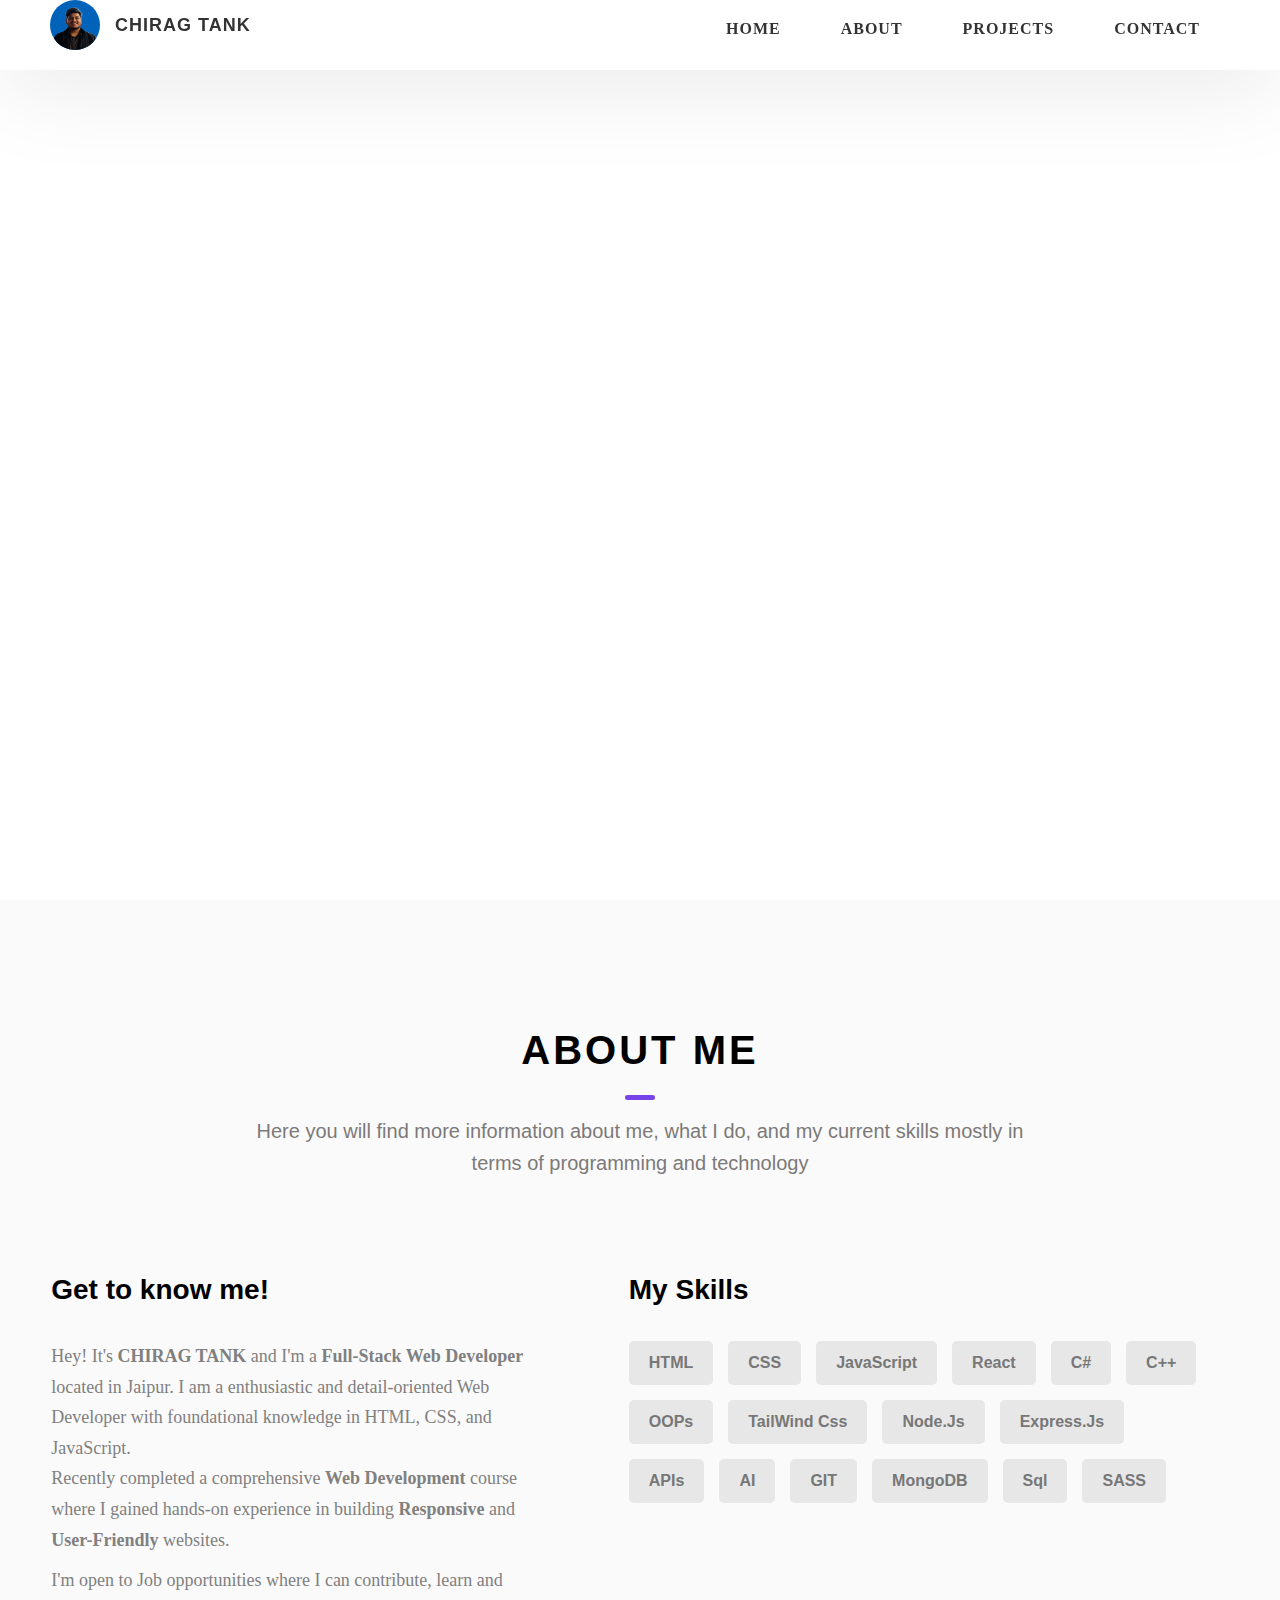
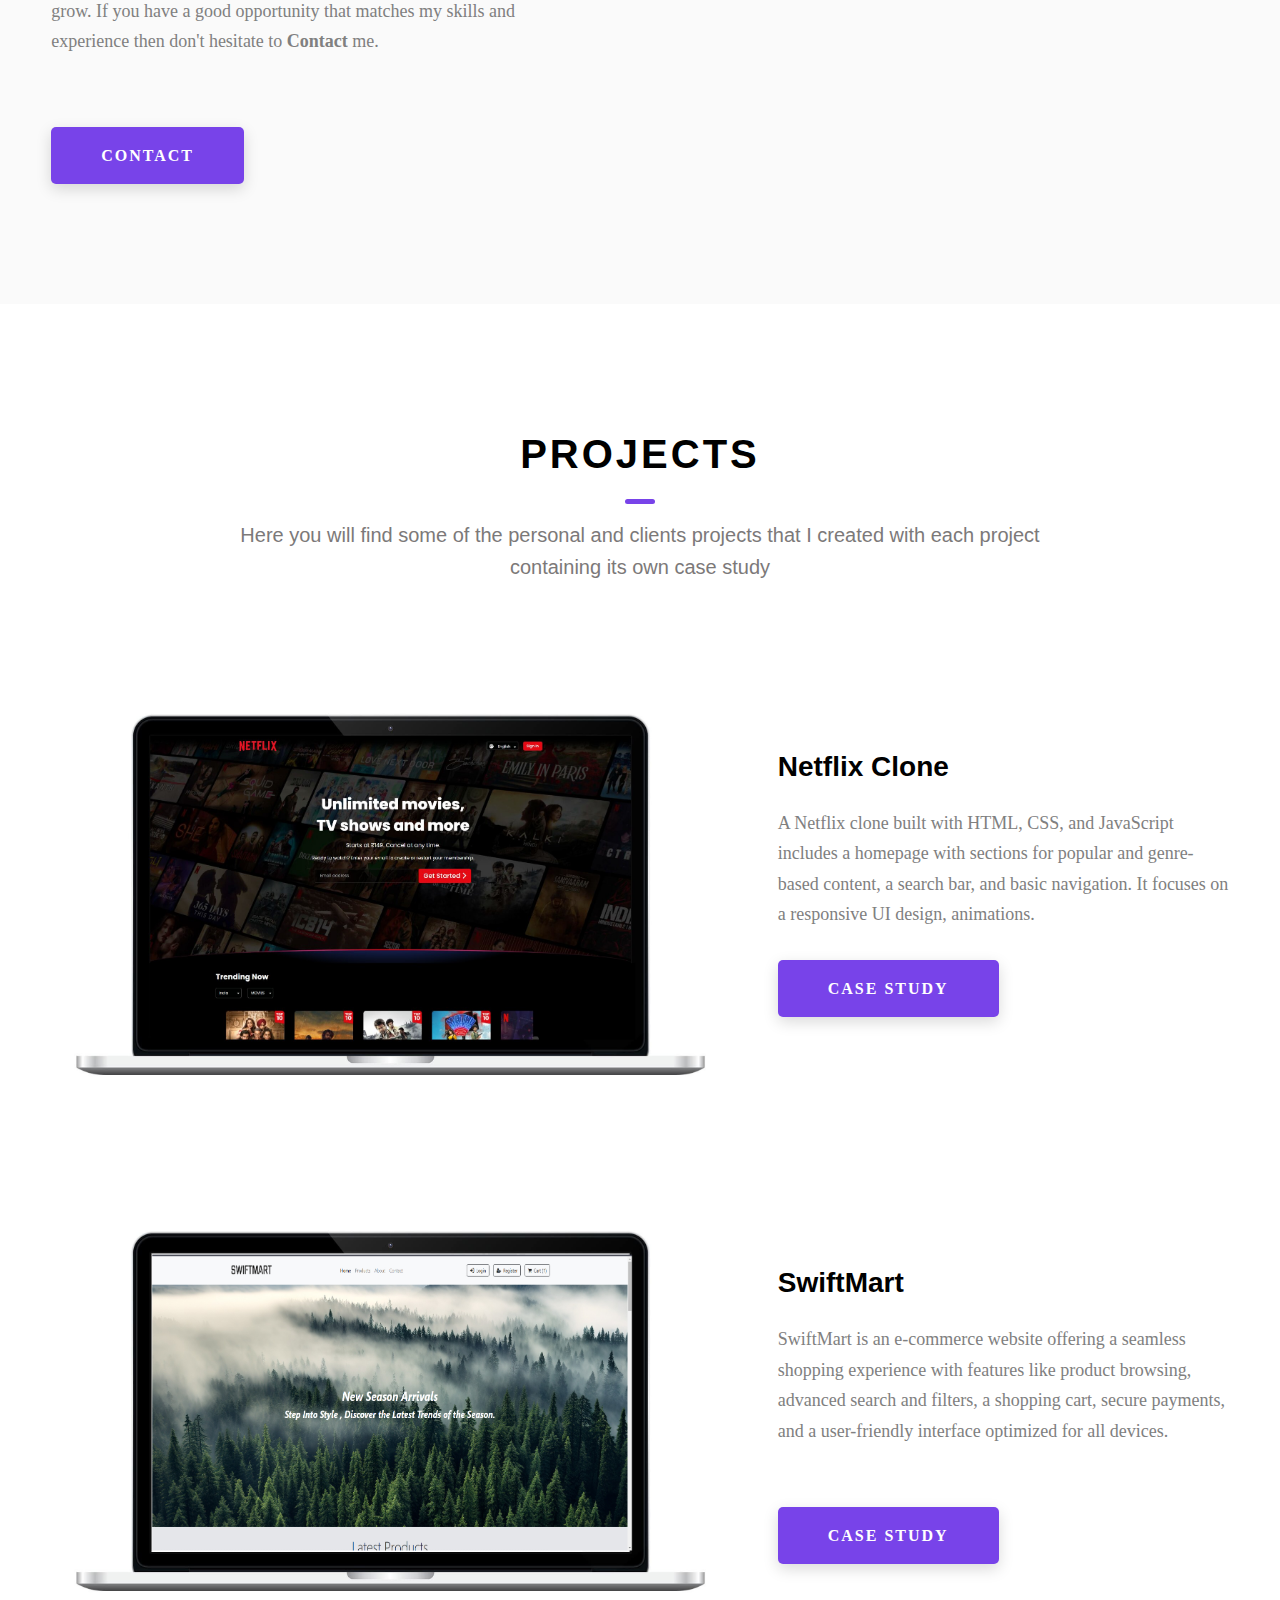
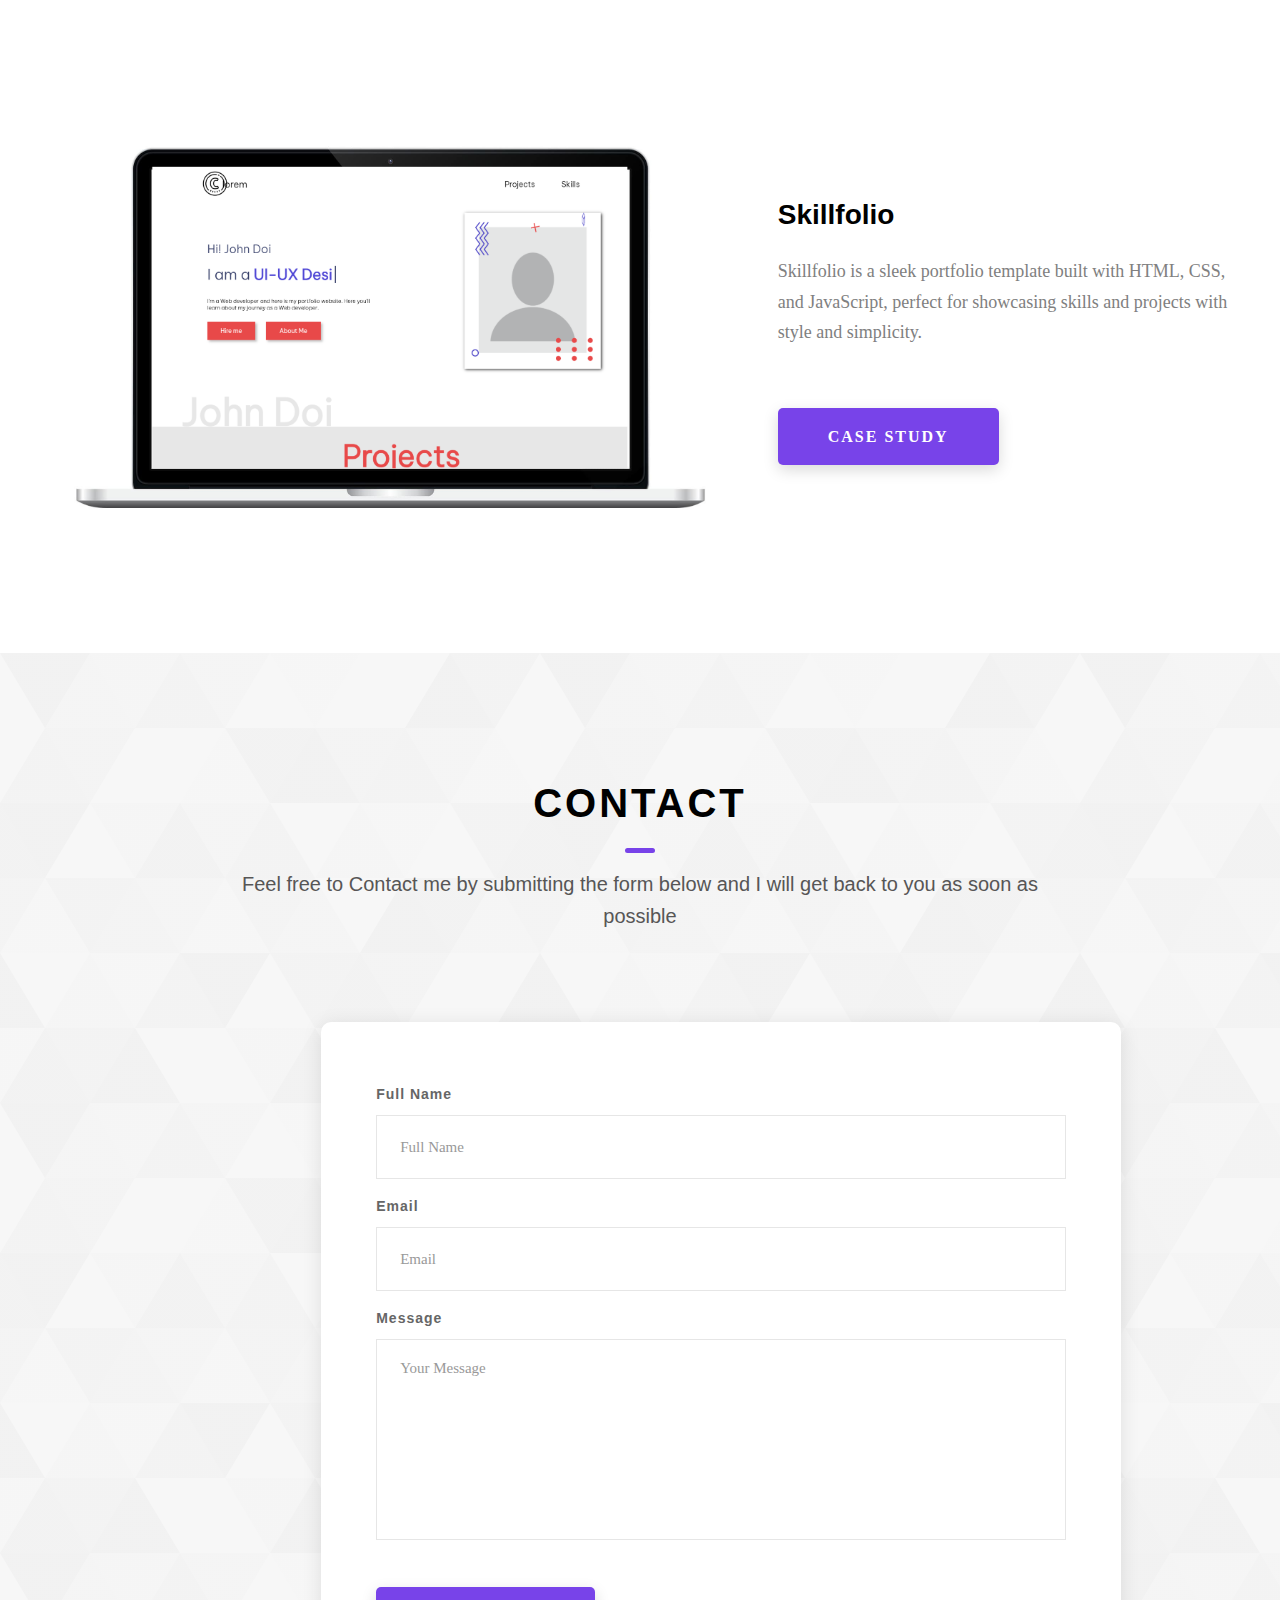
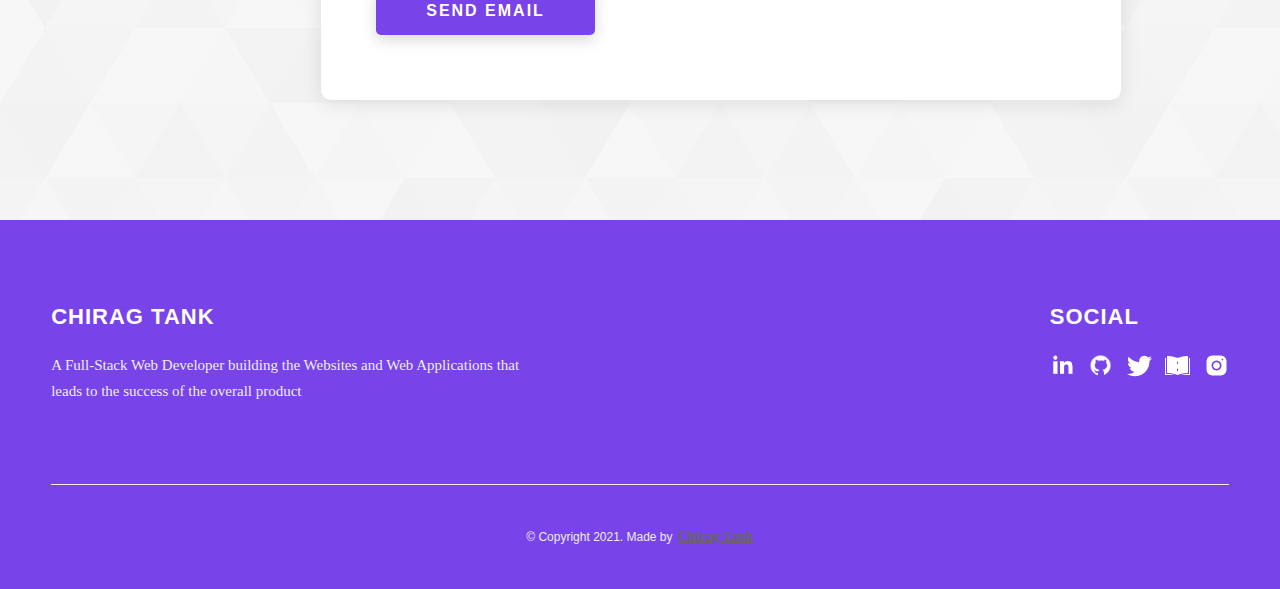
<file: index.html>
<!DOCTYPE html>
<html lang="en">
  <head>
    <meta charset="UTF-8" />
    <meta name="viewport" content="width=device-width, initial-scale=1.0" />
    <meta http-equiv="X-UA-Compatible" content="ie=edge" />
    <title>Chirag Tank | Portfolio</title>
    <meta name="description" content="Portfolio Template for Developer" />

    <link rel="stylesheet" href="css/style.css" />
    <link rel="icon" type="image/x-icon" href="./assets/Fevicon.png">
    <link rel="preconnect" href="https://fonts.googleapis.com" />
    <link rel="preconnect" href="https://fonts.gstatic.com" crossorigin />
  </head>
  <body>
    <header class="header">
      <div class="header__content">
        <div class="header__logo-container">
          <div class="header__logo-img-cont">
            <img
              src="./assets/png/ME.png"
              alt="Chirag Tank Logo Image"
              class="header__logo-img"
            />
          </div>
          <span class="header__logo-sub">Chirag Tank</span>
        </div>
        <div class="header__main">
          <ul class="header__links">
            <li class="header__link-wrapper">
              <a href="./index.html" class="header__link"> Home </a>
            </li>
            <li class="header__link-wrapper">
              <a href="./index.html#about" class="header__link">About </a>
            </li>
            <li class="header__link-wrapper">
              <a href="./index.html#projects" class="header__link">
                Projects
              </a>
            </li>
            <li class="header__link-wrapper">
              <a href="./index.html#contact" class="header__link"> Contact </a>
            </li>
          </ul>
          <div class="header__main-ham-menu-cont">
            <img
              src="./assets/svg/ham-menu.svg"
              alt="hamburger menu"
              class="header__main-ham-menu"
            />
            <img
              src="./assets/svg/ham-menu-close.svg"
              alt="hamburger menu close"
              class="header__main-ham-menu-close d-none"
            />
          </div>
        </div>
      </div>
      <div class="header__sm-menu">
        <div class="header__sm-menu-content">
          <ul class="header__sm-menu-links">
            <li class="header__sm-menu-link">
              <a href="./index.html"> Home </a>
            </li>

            <li class="header__sm-menu-link">
              <a href="./index.html#about"> About </a>
            </li>

            <li class="header__sm-menu-link">
              <a href="./index.html#projects"> Projects </a>
            </li>

            <li class="header__sm-menu-link">
              <a href="./index.html#contact"> Contact </a>
            </li>
          </ul>
        </div>
      </div>
    </header>
    <section class="home-hero">
      <div class="home-hero__content">
        <h1 class="heading-primary">Hey, i'm is Chirag Tank</h1>
        <div class="home-hero__info">
          <p class="text-primary">
           A Web Developer Crafting dynamic, responsive, and user-centric web applications with a seamless blend of front-end finesse and back-end robustness. 
          </p>
        </div>
        <div class="add">
          <a href="./index.html#about">
              <svg>
                  <use xlink:href="#fileIcon">
              </svg>
          </a>
          <a href="./index.html#projects">
              <svg>
                  <use xlink:href="#imageIcon">
              </svg>
          </a>
          <a href="./index.html#contact">
              <svg>
                  <use xlink:href="#mailIcon">
              </svg>
          </a>
          <a href="#">
          </a>
      </div>         
      <svg xmlns="http://www.w3.org/2000/svg" style="display: none;">
          <symbol xmlns="https://cdn.iconscout.com/icon/premium/png-512-thumb/svg-inkscape-file-document-extension-filetype-39849.png?f=webp&w=256" viewBox="0 0 24 24" id="fileIcon">
              <path stroke="none" d="M14,0H3A1,1,0,0,0,2,1V23a1,1,0,0,0,1,1H21a1,1,0,0,0,1-1V8H15a1,1,0,0,1-1-1ZM5,17H19v2H5Zm0-5H19v2H5Zm6-3H5V7h6Z"></path>
              <polygon stroke="none" points="21.414 6 16 6 16 0.586 21.414 6"></polygon>
          </symbol>
          <symbol xmlns="http://www.w3.org/2000/svg" viewBox="0 0 24 24" id="imageIcon">
              <circle stroke="none" cx="9" cy="8" r="2"></circle>
              <path stroke="none" d="M23,1H1C0.448,1,0,1.447,0,2v20c0,0.553,0.448,1,1,1h22c0.552,0,1-0.447,1-1V2C24,1.447,23.552,1,23,1z M22,3v12l-5-5l-6,7l-5-4l-4,4V3H22z"></path>
          </symbol>
          <symbol xmlns="http://www.w3.org/2000/svg" viewBox="0 0 24 24" id="mailIcon">
              <path stroke="none" d="M21,2H3A3,3,0,0,0,0,5V19a3,3,0,0,0,3,3H21a3,3,0,0,0,3-3V5A3,3,0,0,0,21,2ZM8.207,15.207l-2.5,2.5a1,1,0,0,1-1.414-1.414l2.5-2.5Zm11.5,2.5a1,1,0,0,1-1.414,0l-2.5-2.5,1.414-1.414,2.5,2.5A1,1,0,0,1,19.707,17.707Zm0-10-7,7a1,1,0,0,1-1.414,0l-7-7A1,1,0,0,1,5.707,6.293L12,12.586l6.293-6.293a1,1,0,1,1,1.414,1.414Z"></path>
          </symbol>
      </svg>
              
      </div>
      <div class="home-hero__socials">
        <div class="home-hero__social">
          <a href="https://www.linkedin.com/in/chirag-tank-72220919b/" class="home-hero__social-icon-link">
            <img
              src="./assets/png/linkedin-ico.png"
              alt="icon"
              class="home-hero__social-icon"
            />
          </a>
        </div>
        <div class="home-hero__social">
          <a href="https://x.com/ChiragT38130967" class="home-hero__social-icon-link">
            <img
              src="./assets/png/twitter-ico.png"
              alt="icon"
              class="home-hero__social-icon"
            />
          </a>
        </div>
        <div class="home-hero__social">
          <a
            href="https://www.instagram.com/chirag20_03/"
            class="home-hero__social-icon-link home-hero__social-icon-link--bd-none"
          >
            <img
              src="./assets/png/insta-ico.png"
              alt="icon"
              class="home-hero__social-icon"
            />
          </a>
        </div>
        
       
        <div class="home-hero__social">
          <a href="https://dev.to/chirag_tank" class="home-hero__social-icon-link">
            <img
              src="./assets/png/icons8-book-50.png"
              alt="icon"
              class="home-hero__social-icon"
            />
          </a>
        </div>
        <div class="home-hero__social">
          <a href="https://github.com/Chirag23Tank" class="home-hero__social-icon-link">
            <img
              src="./assets/png/github-ico.png"
              alt="icon"
              class="home-hero__social-icon"
            />
          </a>
        </div>
        
      </div>
      <div class="home-hero__mouse-scroll-cont">
        <div class="mouse"></div>
      </div>
    </section>
    <section id="about" class="about sec-pad">
      <div class="main-container">
        <h2 class="heading heading-sec heading-sec__mb-med">
          <span class="heading-sec__main">About Me</span>
          <span class="heading-sec__sub">
            Here you will find more information about me, what I do, and my current skills mostly in terms of programming and technology
          </span>
        </h2>
        <div class="about__content">
          <div class="about__content-main">
            <h3 class="about__content-title">Get to know me!</h3>
            <div class="about__content-details">
              <p class="about__content-details-para">
                Hey! It's
                <strong>CHIRAG TANK</strong>
                and I'm a <strong> Full-Stack Web Developer </strong> located in
                Jaipur. 
                I am a enthusiastic and detail-oriented Web Developer with foundational knowledge in HTML, CSS, and JavaScript.  <br> Recently completed a comprehensive <strong>Web Development</strong> course where I gained hands-on experience in building <strong>Responsive</strong> and <strong>User-Friendly</strong> websites.
              </p>
              <p class="about__content-details-para">
                I'm open to Job opportunities where I can contribute, learn and grow. If you have a good opportunity that matches my skills and experience then don't hesitate to <strong>Contact</strong> me.
              </p>
            </div>
            <a href="./#contact" class="btn btn--med btn--theme dynamicBgClr"
              >Contact</a
            >
          </div>
          <div class="about__content-skills">
            <h3 class="about__content-title">My Skills</h3>
            <div class="skills">
              <div class="skills__skill">HTML</div>
              <div class="skills__skill">CSS</div>
              <div class="skills__skill">JavaScript</div>
              <div class="skills__skill">React</div>
              <div class="skills__skill">C#</div>
              <div class="skills__skill">C++</div>
              <div class="skills__skill">OOPs</div>
              <div class="skills__skill">TailWind Css</div>
              <div class="skills__skill">Node.Js</div>
              <div class="skills__skill">Express.Js</div>
              <div class="skills__skill">APIs</div> 
              <div class="skills__skill">AI</div>
              <div class="skills__skill">GIT</div>
              <div class="skills__skill">MongoDB</div>
              <div class="skills__skill">Sql</div>
              <div class="skills__skill">SASS</div>
            </div>
          </div>
        </div>
      </div>
    </section>
    <section id="projects" class="projects sec-pad">
      <div class="main-container">
        <h2 class="heading heading-sec heading-sec__mb-bg">
          <span class="heading-sec__main">Projects</span>
          <span class="heading-sec__sub">
            Here you will find some of the personal and clients projects that I created with each project containing its own case study
          </span>
        </h2>

        <div class="projects__content">
          <div class="projects__row">
            <div class="projects__row-img-cont">
              <img
                src="./assets/jpeg/project-mockup-example-1.jpg"
                alt="Software Screenshot"
                class="projects__row-img"
                loading="lazy"
              />
            </div>
            <div class="projects__row-content">
              <h3 class="projects__row-content-title">Netflix Clone</h3>
              <p class="projects__row-content-desc">
                A Netflix clone built with HTML, CSS, and JavaScript includes a homepage with sections for popular and genre-based content, a search bar, and basic navigation. It focuses on a responsive UI design, animations.
              <a
                href="./project-1.html"
                class="btn btn--med btn--theme dynamicBgClr "
                target="_blank"
                >Case Study</a
              >
            </div>
          </div>
          <div class="projects__row">
            <div class="projects__row-img-cont">
              <img
              src="./assets/jpeg/Project-2.jpg"
                alt="Software Screenshot"
                class="projects__row-img"
                loading="lazy"
              />
            </div>
            <div class="projects__row-content">
              <h3 class="projects__row-content-title">SwiftMart</h3>
              <p class="projects__row-content-desc">
                SwiftMart is an e-commerce website offering a seamless shopping experience with features like product browsing, advanced search and filters, a shopping cart, secure payments, and a user-friendly interface optimized for all devices.
              </p>
              <a
                href="./project-2.html"
                class="btn btn--med btn--theme dynamicBgClr"
                target="_blank"
                >Case Study</a
              >
            </div>
          </div>
          <div class="projects__row">
            <div class="projects__row-img-cont">
              <img
              src="./assets/jpeg/Project-3.png"
                alt="Software Screenshot"
                class="projects__row-img"
                loading="lazy"
              />
            </div>
            <div class="projects__row-content">
              <h3 class="projects__row-content-title">Skillfolio </h3>
              <p class="projects__row-content-desc">
                Skillfolio is a sleek portfolio template built with HTML, CSS, and JavaScript, perfect for showcasing skills and projects with style and simplicity.
              </p>
              <a
                href="./project-3.html"
                class="btn btn--med btn--theme dynamicBgClr"
                target="_blank"
                >Case Study</a
              >
            </div>
          </div>
        </div>
      </div>
    </section>
    <section id="contact" class="contact sec-pad dynamicBg">
      <div class="main-container">
        <h2 class="heading heading-sec heading-sec__mb-med">
          <span class="heading-sec__main heading-sec__main--lt">Contact</span>
          <span class="heading-sec__sub heading-sec__sub--lt">
            Feel free to Contact me by submitting the form below and I will get back to you as soon as possible
          </span>
        </h2>
        <div class="wrap-contact100">
          <form action="https://formsubmit.co/chiragtank1971@gmail.com" method="post" class="contact100-form validate-form">
                    <label class="contact__form-label" for="name">Full Name</label>
            <div class="wrap-input100 validate-input" data-validate="Name is required">
              <input class="input100" type="text" name="name" placeholder="Full Name" required>
              <span class="focus-input100-1"></span>
              <span class="focus-input100-2"></span>
            </div>
                    
            <label class="contact__form-label" for="name">Email</label>
            <div class="wrap-input100 validate-input" data-validate = "Valid email is required: ex@abc.xyz">
              <input class="input100" type="email" name="email" placeholder="Email" required>
              <span class="focus-input100-1"></span>
              <span class="focus-input100-2"></span>
            </div>
            <label class="contact__form-label" for="name">Message</label>
            <div class="wrap-input100 validate-input" data-validate = "Message is required">
              <textarea class="input100" name="message" placeholder="Your Message" required></textarea>
              <span class="focus-input100-1"></span>
              <span class="focus-input100-2"></span>
            </div>
            <div class="container-contact100-form-btn">
              <button class="btn btn--med btn--theme dynamicBgClr">
                Send Email
              </button>
            </div>
          </form>
        </div>
      </div>
    </section>
    <footer class="main-footer">
      <div class="main-container">
        <div class="main-footer__upper">
          <div class="main-footer__row main-footer__row-1">
            <h2 class="heading heading-sm main-footer__heading-sm">
              <span>Social</span>
            </h2>
            <div class="main-footer__social-cont">
              <a target="_blank" rel="noreferrer" href="https://www.linkedin.com/in/chirag-tank-72220919b/">
                <img
                  class="main-footer__icon"
                  src="./assets/png/linkedin-ico-2.png"
                  alt="icon"
                />
              </a>
              <a target="_blank" rel="noreferrer" href="https://github.com/Chirag23Tank">
                <img
                  class="main-footer__icon"
                  src="./assets/png/github-ico-2.png"
                  alt="icon"
                />
              </a>
              <a target="_blank" rel="noreferrer" href="https://x.com/ChiragT38130967">
                <img
                  class="main-footer__icon"
                  src="./assets/png/twitter-ico-2.png"
                  alt="icon"
                />
              </a>
              <a target="_blank" rel="noreferrer" href="https://dev.to/chirag_tank">
                <img
                  class="main-footer__icon"
                  src="./assets/png/dev.png"
                  alt="icon"
                />
              </a>
              <a target="_blank" rel="noreferrer" href="https://www.instagram.com/chirag20_03/">
                <img
                  class="main-footer__icon main-footer__icon--mr-none"
                  src="./assets/png/insta-ico-2.png"
                  alt="icon"
                />
              </a>
            </div>
          </div>
          <div class="main-footer__row main-footer__row-2">
            <h4 class="heading heading-sm text-lt">Chirag Tank</h4>
            <p class="main-footer__short-desc">
              A Full-Stack Web Developer building the  Websites and Web Applications that leads to the success of the overall product
            </p>
          </div>
        </div>

        
        <div class="main-footer__lower">
          &copy; Copyright 2021. Made by
          <a rel="noreferrer" target="_blank" href="#"
            >Chirag Tank</a
          >
        </div>
      </div>
    </footer>

    <script src="./index.js"></script>
  </body>
</html>
</file>
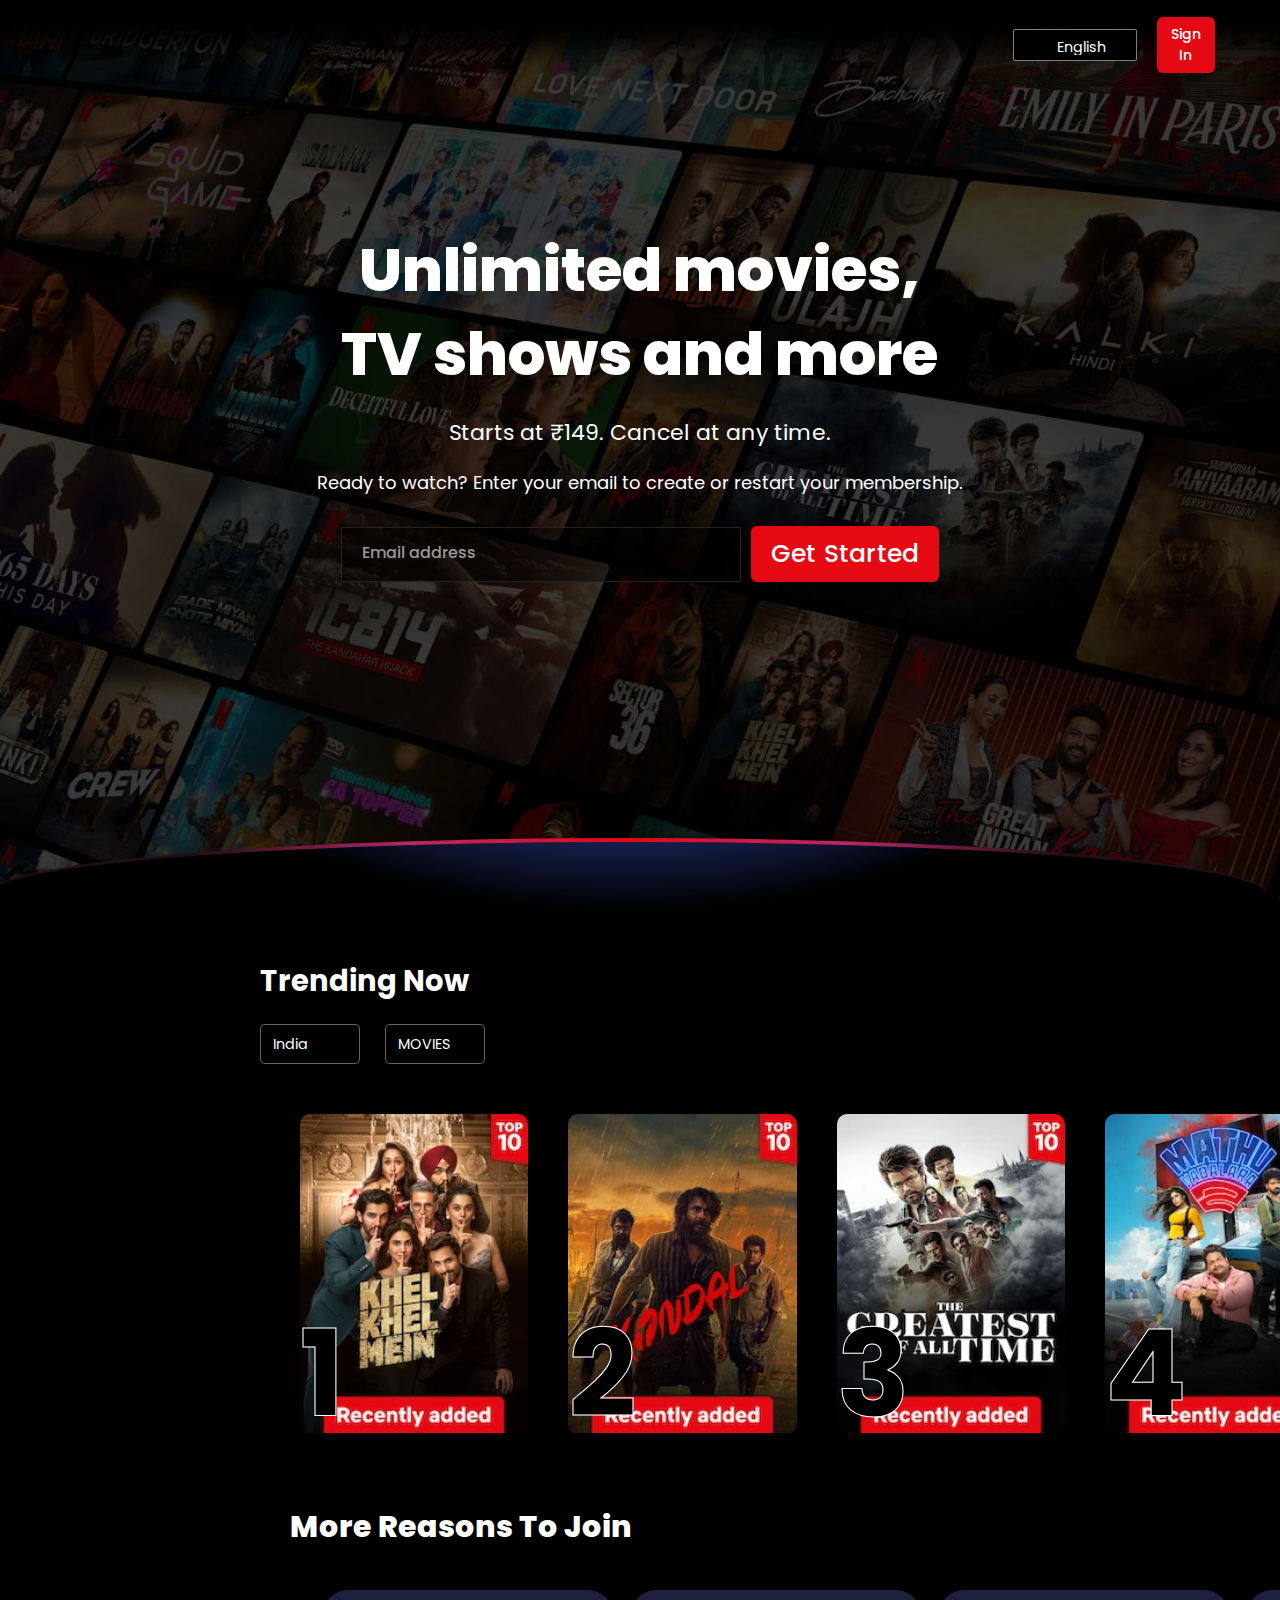
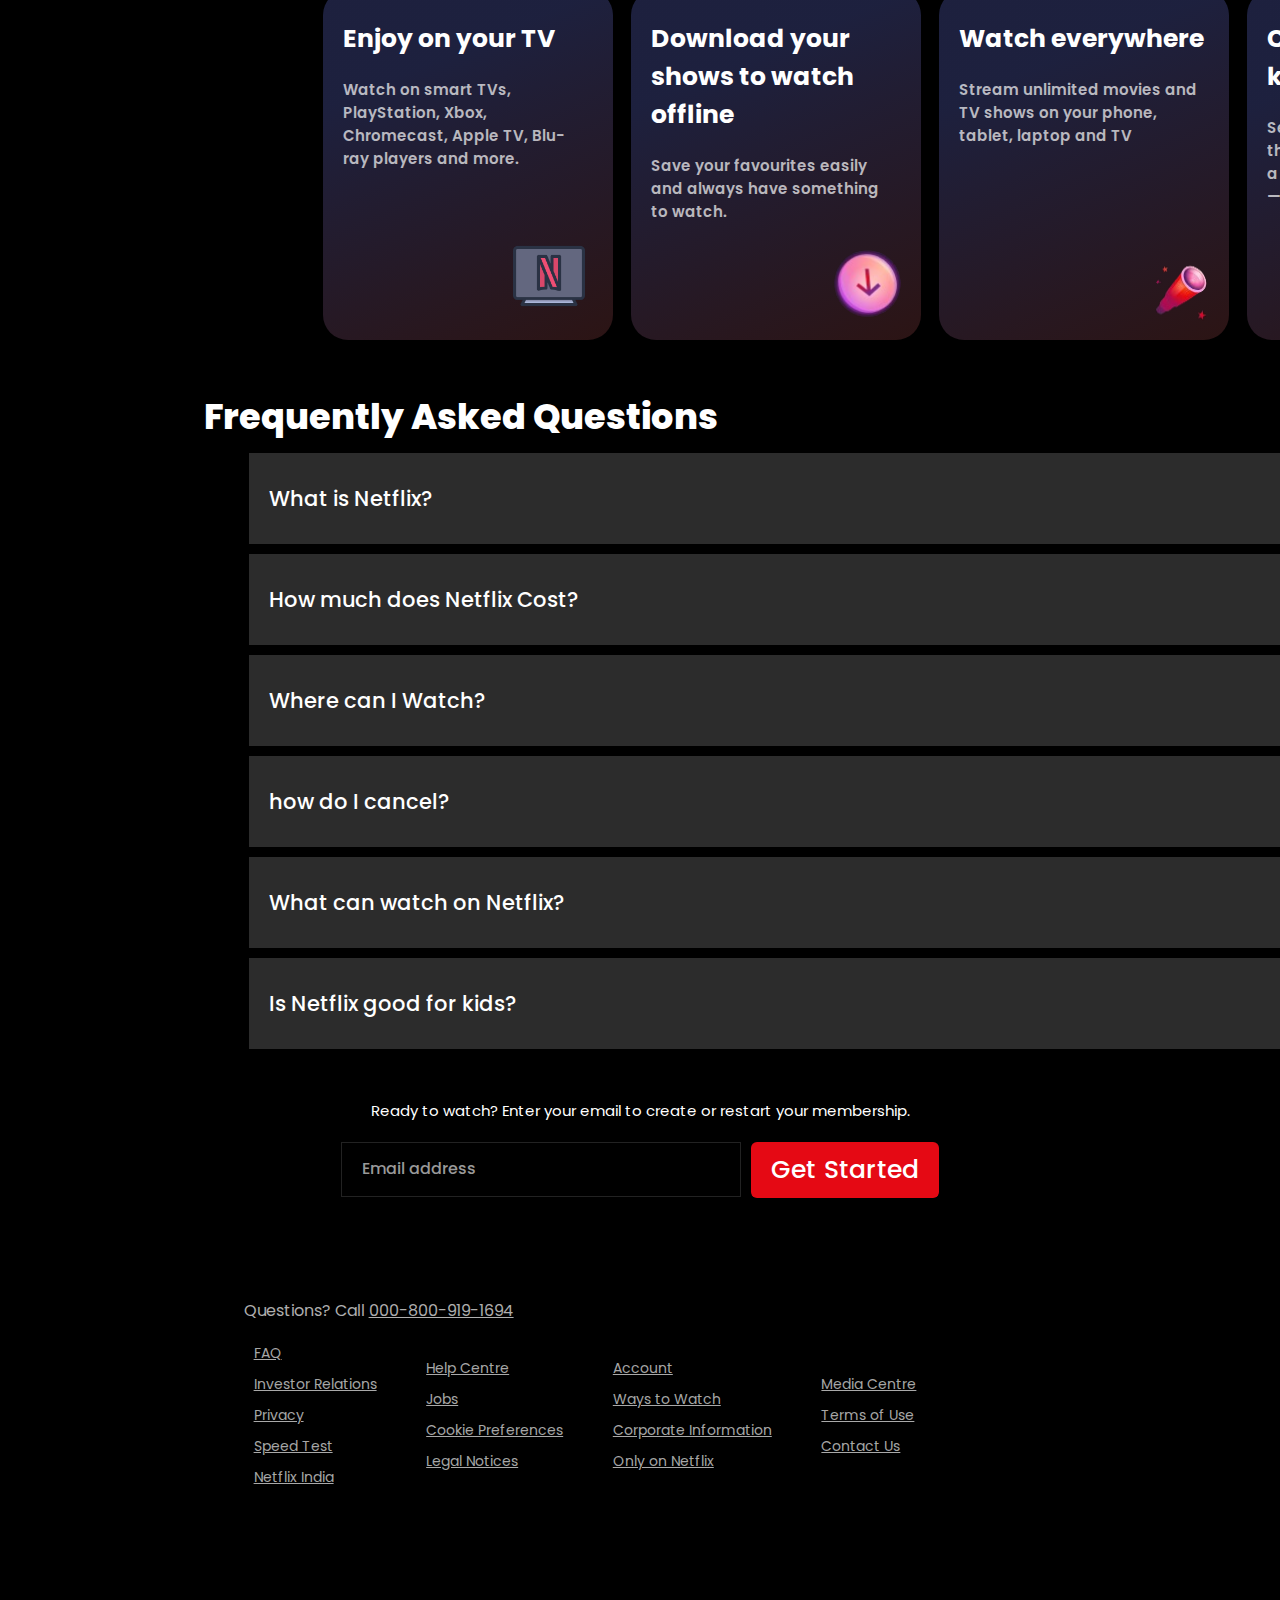
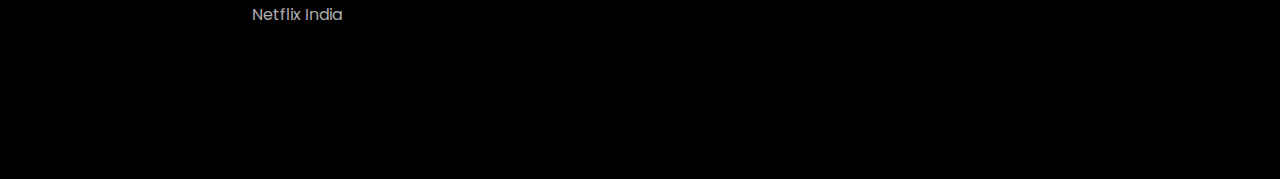
<file: Projects/Netflix-Clone/index.html>
<!DOCTYPE html>
<html lang="en">

<head>
    <meta charset="UTF-8">
    <meta name="viewport" content="width=device-width, initial-scale=1.0">
    <link rel="stylesheet" href="https://cdnjs.cloudflare.com/ajax/libs/font-awesome/6.4.2/css/all.min.css"
        integrity="sha512-z3gLpd7yknf1YoNbCzqRKc4qyor8gaKU1qmn+CShxbuBusANI9QpRohGBreCFkKxLhei6S9CQXFEbbKuqLg0DA=="
        crossorigin="anonymous" referrerpolicy="no-referrer" />
    <link rel="shortcut icon" href="./images/netflix.png" type="image/x-icon">
    <link rel="stylesheet" href="./style.css">
    <title>Netflix India - Watch TV Shows Online, Watch Movies Online</title>
</head>

<body>
    <div class="main">
        <div class="top-shadow">
            <div class="navbar container">
                <a href="#" class="logo"><img src="./images/logo.png" alt=""></a>
                <div class="buttons">
                    <div class="language-menu"> 
                        <div class="select-wrapper"> 
                            <div class="select-arrow globe"> 
                                <select class="select"> 
                                    <option value="english" class="options">English</option>     
                                    <option value="hindi" class="options">हिन्दी</option>             
                                </select>                             
                            </div>                         
                        </div>                     
                    </div>
                    <a href="login.html" class="btn">Sign In</a>
                </div>
            </div>
        </div>
        
        <div class="page1">            
            <div class="text container">
                <div class="content">
                    <h1>Unlimited movies,<br><span>TV shows and more</span></h1>
                    <h3>Starts at ₹149. Cancel at any time.</h3>
                    <p>Ready to watch? Enter your email to create or restart your membership.</p>
                    <div class="search">
                        <input type="search" placeholder="Email address">
                        <a href="#" class="btn btn-primary">Get Started <i class="fa-solid fa-chevron-right"></i></a>
                    </div>
                </div>
            </div>
        </div>

        <div class="main-border">
            <div class="default-ltr-cache-1f97ztc">       
            </div>
        </div>
       
        <div class="featuring">
            <h1>Trending Now</h1>
            <div class="filter-btns">
                <div class="filter1 arrow">
                    <select class="filter-select" name="filter" id="area">
                        <option selected="">India</option>
                        <option value="">Global</option>
                    </select>
                </div>
                <div class="filter-2 arrow">
                    <select class="filter-select" name="filter" id="type">
                        <option selected="">MOVIES</option>
                        <option value="">TV SHOWS</option>
                    </select>
                </div>
            </div>
            <div class="wrapper">
                <i id="left" class="fa-solid fa-angle-left"></i>
                <div class="carousel">
                    <div class="image"><p class="numbering 1">1</p><img src="images/img-1.webp" alt="img" draggable="false" ></div>
                    <div class="image"><p class="numbering 2">2</p><img src="images/img-2.webp" alt="img" draggable="false" ></div>
                    <div class="image"><p class="numbering 3">3</p><img src="images/img-3.webp" alt="img" draggable="false" ></div>
                    <div class="image"><p class="numbering 4">4</p><img src="images/img-4.webp" alt="img" draggable="false" ></div>
                    <div class="image"><p class="numbering 5">5</p><img src="images/img-5.webp" alt="img" draggable="false" ></div>
                    <div class="image"><p class="numbering 6">6</p><img src="images/img-6.webp" alt="img" draggable="false" ></div>
                    <div class="image"><p class="numbering 7">7</p><img src="images/img-7.webp" alt="img" draggable="false" ></div>
p                   <div class="image"><p class="numbering 9">9</p><img src="images/img-9.webp" alt="img" draggable="false" ></div>  
                    <div class="image"><p class="numbering 10">10</p><img src="images/img-10.webp" alt="img" draggable="false" ></div>    
                </div>
                <i id="right" class="fa-solid fa-angle-right"></i>
              </div>

        </div>
        <div class="section-3">
            <h1>More Reasons To Join</h1>
            <div class="reasons">
                <div class="card card-1">
                    <h2>Enjoy on your TV</h2>
                    <p>Watch on smart TVs, PlayStation, Xbox, Chromecast, Apple TV, Blu-ray players and more.</p>
                    <img class="card-img img-1" src="./images/card-1.png" alt="">
                </div>
                <div class="card card-2">
                    <h2>Download your shows to watch offline</h2>
                    <p>Save your favourites easily and always have something to watch.</p>
                    <img class="card-img img-2" src="./images/card-2.png" alt="">
                </div>
                <div class="card card-3">
                    <h2>Watch everywhere</h2>
                    <p>Stream unlimited movies and TV shows on your phone, tablet, laptop and TV</p>
                    <img class="card-img img-3"  src="./images/card-3.png" alt="">
                </div>
                <div class="card card-4">
                    <h2>Create profiles for kids</h2>
                    <p>Send kids on adventures with their favourite characters in a space made just for them — free with your membership.</p>
                    <img class="card-img img-4" src="./images/card-4.png" alt="">
                </div>
            </div>
        </div>
        

        <section class="faqs container">
            <h2>Frequently Asked Questions</h2>
            <div class="faqs__container">
                <article class="faq">
                    <div class="faq__icon">
                        <i class="fa-solid fa-plus"></i>
                    </div>
                    <div class="question__answer">
                        <h4>What is Netflix?</h4>
                        <p>Netflix is a streaming service that offers a wide variety of award-winning TV shows, movies,
                            anime, documentaries and more – on thousands of internet-connected devices.<br><br>
                            You can watch as much as you want, whenever you want, without a single ad – all for one low
                            monthly price. There's always something new to discover, and new TV shows and movies are
                            added every week!</p>
                    </div>
                </article>

                <article class="faq">
                    <div class="faq__icon">
                        <i class="fa-solid fa-plus"></i>
                    </div>
                    <div class="question__answer">
                        <h4>How much does Netflix Cost?</h4>
                        <p>Watch Netflix on your smartphone, tablet, Smart TV, laptop, or streaming device, all for one
                            fixed monthly fee. Plans range from ₹ 149 to ₹ 649 a month. No extra costs, no contracts.
                        </p>
                    </div>
                </article>

                <article class="faq">
                    <div class="faq__icon">
                        <i class="fa-solid fa-plus"></i>
                    </div>
                    <div class="question__answer">
                        <h4>Where can I Watch?</h4>
                        <p>Watch anywhere, anytime. Sign in with your Netflix account to watch instantly on the web at
                            netflix.com from your personal computer or on any internet-connected device that offers the
                            Netflix app, including smart TVs, smartphones, tablets, streaming media players and game
                            consoles.<br><br>
                            You can also download your favourite shows with the iOS, Android, or Windows 10 app. Use
                            downloads to watch while you're on the go and without an internet connection. Take Netflix
                            with you anywhere.</p>
                    </div>
                </article>

                <article class="faq">
                    <div class="faq__icon">
                        <i class="fa-solid fa-plus"></i>
                    </div>
                    <div class="question__answer">
                        <h4>how do I cancel?</h4>
                        <p>Netflix is flexible. There are no annoying contracts and no commitments. You can easily
                            cancel your account online in two clicks. There are no cancellation fees – start or stop
                            your account anytime.</p>
                    </div>
                </article>

                <article class="faq">
                    <div class="faq__icon">
                        <i class="fa-solid fa-plus"></i>
                    </div>
                    <div class="question__answer">
                        <h4>What can watch on Netflix?</h4>
                        <p>Netflix has an extensive library of feature films, documentaries, TV shows, anime,
                            award-winning Netflix originals, and more. Watch as much as you want, anytime you want.</p>
                    </div>
                </article>

                <article class="faq">
                    <div class="faq__icon">
                        <i class="fa-solid fa-plus"></i>
                    </div>
                    <div class="question__answer">
                        <h4>Is Netflix good for kids?</h4>
                        <p>The Netflix Kids experience is included in your membership to give parents control while kids
                            enjoy family-friendly TV shows and films in their own space.<br><br>
                            Kids profiles come with PIN-protected parental controls that let you restrict the maturity
                            rating of content kids can watch and block specific titles you don’t want kids to see.</p>
                    </div>
                </article>
            </div>
        </section>

        <div class="last">
            <p>Ready to watch? Enter your email to create or restart your membership.</p>
            <div class="search">
                <input type="search" placeholder="Email address">
                <a href="#" class="btn btn-primary">Get Started <i class="fa-solid fa-chevron-right"></i></a>
            </div>
        </div>

        <div class="footer container">
            <p>Questions? Call <span>000-800-919-1694</span> </p>
            <div class="footer-content">
                <div class="footer1 f-property">
                    <a href="#">FAQ</a>
                    <a href="#">Investor Relations</a>
                    <a href="#">Privacy</a>
                    <a href="#">Speed Test</a>
                    <a href="#">Netflix India</a>
                </div>
                <div class="footer2 f-property">
                    <a href="#">Help Centre</a>
                    <a href="#">Jobs</a>
                    <a href="#">Cookie Preferences</a>
                    <a href="#">Legal Notices</a>
                </div>
                <div class="footer3 f-property">
                    <a href="#">Account</a>
                    <a href="#">Ways to Watch</a>
                    <a href="#">Corporate Information</a>
                    <a href="#">Only on Netflix</a>
                </div>
                <div class="footer4 f-property">
                    <a href="#">Media Centre</a>
                    <a href="#">Terms of Use</a>
                    <a href="#">Contact Us</a>
                </div>
            </div>
            <div class="footer-language-btn">
                <div class="language-menu"> 
                    <div class="select-wrapper"> 
                        <div class="select-arrow globe"> 
                            <select class="select"> 
                                <option value="english" class="options">English</option>     
                                <option value="hindi" class="options">हिन्दी</option>             
                            </select>                             
                        </div>                         
                    </div>                     
                </div>           
            </div>
            <p class="last_text">Netflix India</p>
        </div>
    </div>
    <div id="google_translate_element"></div>

    <script type="text/javascript">
    function googleTranslateElementInit() {
        new google.translate.TranslateElement({pageLanguage: 'en' , includedLanguages : 'hi,en'}, 'google_translate_element');
      }
    </script>
    
    <script type="text/javascript" src="//translate.google.com/translate_a/element.js?cb=googleTranslateElementInit"></script>
    <script src="index.js"></script>
</body>

</html>
</file>
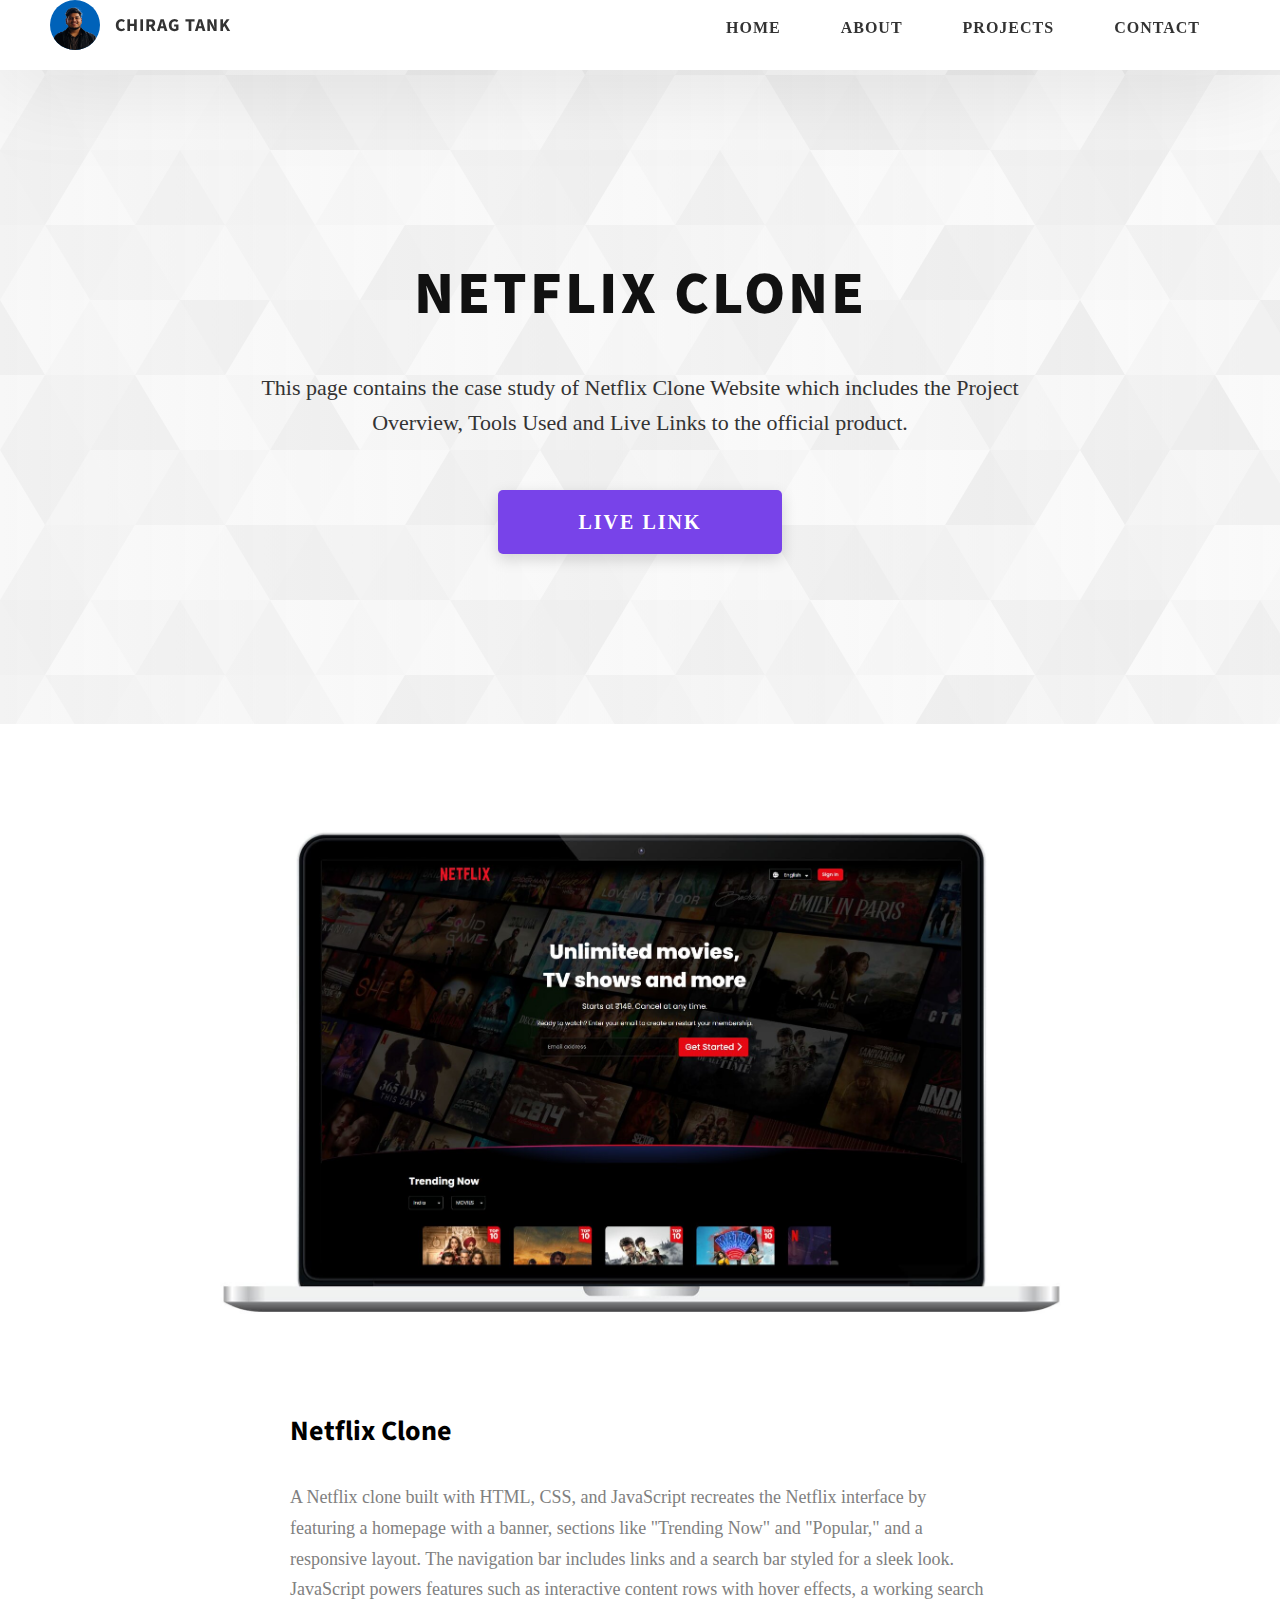
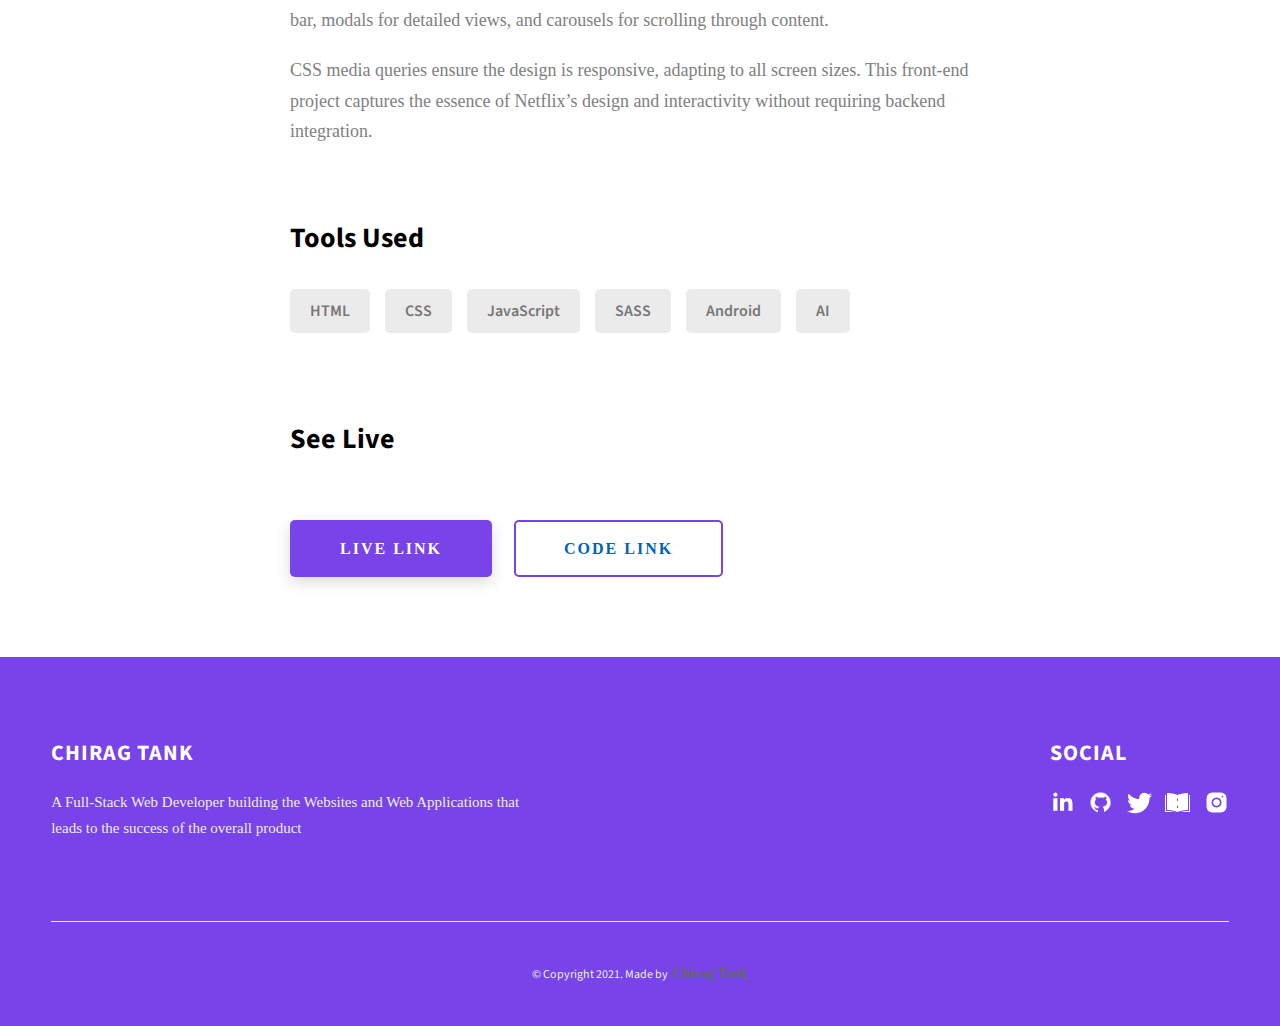
<file: project-1.html>
<!DOCTYPE html>
<html lang="en">
  <head>
    <meta charset="UTF-8" />
    <meta name="viewport" content="width=device-width, initial-scale=1.0" />
    <meta http-equiv="X-UA-Compatible" content="ie=edge" />
    <title>Case Study of Project 1</title>
    <meta name="description" content="Case study page of Project" />

    <link rel="stylesheet" href="css/style.css" />

    <link rel="preconnect" href="https://fonts.googleapis.com" />
    <link rel="preconnect" href="https://fonts.gstatic.com" crossorigin />
    <link
      href="https://fonts.googleapis.com/css2?family=Source+Sans+Pro:wght@400;600;700;900&display=swap"
      rel="stylesheet"
    />
  </head>
  <body>
    <header class="header">
      <div class="header__content">
        <div class="header__logo-container">
          <div class="header__logo-img-cont">
            <img
              src="./assets/png/ME.png"
              alt="Ram Maheshwari Logo Image"
              class="header__logo-img"
            />
          </div>
          <span class="header__logo-sub">Chirag Tank</span>
        </div>
        <div class="header__main">
          <ul class="header__links">
            <li class="header__link-wrapper">
              <a href="./index.html" class="header__link"> Home </a>
            </li>
            <li class="header__link-wrapper">
              <a href="./index.html#about" class="header__link">About </a>
            </li>
            <li class="header__link-wrapper">
              <a href="./index.html#projects" class="header__link">
                Projects
              </a>
            </li>
            <li class="header__link-wrapper">
              <a href="./index.html#contact" class="header__link"> Contact </a>
            </li>
          </ul>
          <div class="header__main-ham-menu-cont">
            <img
              src="./assets/svg/ham-menu.svg"
              alt="hamburger menu"
              class="header__main-ham-menu"
            />
            <img
              src="./assets/svg/ham-menu-close.svg"
              alt="hamburger menu close"
              class="header__main-ham-menu-close d-none"
            />
          </div>
        </div>
      </div>
      <div class="header__sm-menu">
        <div class="header__sm-menu-content">
          <ul class="header__sm-menu-links">
            <li class="header__sm-menu-link">
              <a href="./index.html"> Home </a>
            </li>

            <li class="header__sm-menu-link">
              <a href="./index.html#about"> About </a>
            </li>

            <li class="header__sm-menu-link">
              <a href="./index.html#projects"> Projects </a>
            </li>

            <li class="header__sm-menu-link">
              <a href="./index.html#contact"> Contact </a>
            </li>
          </ul>
        </div>
      </div>
    </header>
    <section class="project-cs-hero">
      <div class="project-cs-hero__content">
        <h1 class="heading-primary">Netflix Clone</h1>
        <div class="project-cs-hero__info">
          <p class="text-primary">
            This page contains the case study of Netflix Clone Website which includes the Project Overview, Tools Used and Live Links to the official product.
          </p>
        </div>
        <div class="project-cs-hero__cta">
          <a href="./Projects/Netflix-Clone/index.html" class="btn btn--bg" target="_blank">Live Link</a>
        </div>
      </div>
    </section>
    <section class="project-details">
      <div class="main-container">
        <div class="project-details__content">
          <div class="project-details__showcase-img-cont">
            <img
              src="./assets/jpeg/project-mockup-example-1.jpg"
              alt="Project Image"
              class="project-details__showcase-img"
            />
          </div>
          <div class="project-details__content-main">
            <div class="project-details__desc">
              <h3 class="project-details__content-title">Netflix Clone</h3>
              <p class="project-details__desc-para">
                A Netflix clone built with HTML, CSS, and JavaScript recreates the Netflix interface by featuring a homepage with a banner, sections like "Trending Now" and "Popular," and a responsive layout. The navigation bar includes links and a search bar styled for a sleek look. JavaScript powers features such as interactive content rows with hover effects, a working search bar, modals for detailed views, and carousels for scrolling through content.
              </p>
              <p class="project-details__desc-para">
                CSS media queries ensure the design is responsive, adapting to all screen sizes. This front-end project captures the essence of Netflix’s design and interactivity without requiring backend integration.
              </p>
            </div>
            <div class="project-details__tools-used">
              <h3 class="project-details__content-title">Tools Used</h3>
              <div class="skills">
                <div class="skills__skill">HTML</div>
                <div class="skills__skill">CSS</div>
                <div class="skills__skill">JavaScript</div>
                <div class="skills__skill">SASS</div>
                <div class="skills__skill">Android</div>
                <div class="skills__skill">AI </div>
              </div>
            </div>
            <div class="project-details__links">
              <h3 class="project-details__content-title">See Live</h3>
              <a
                href="./Projects/Netflix-Clone/index.html"
                class="btn btn--med btn--theme project-details__links-btn"
                target="_blank"
                >Live Link</a
              >
              <a
                href="https://github.com/Chirag-Tank1971/Netflix-Clone"
                class="btn btn--med btn--theme-inv project-details__links-btn"
                target="_blank"
                >Code Link</a
              >
            </div>
          </div>
        </div>
      </div>
    </section>
    <footer class="main-footer">
      <div class="main-container">
        <div class="main-footer__upper">
          <div class="main-footer__row main-footer__row-1">
            <h2 class="heading heading-sm main-footer__heading-sm">
              <span>Social</span>
            </h2>
            <div class="main-footer__social-cont">
              <a target="_blank" rel="noreferrer" href="https://www.linkedin.com/in/chirag-tank-72220919b/">
                <img
                  class="main-footer__icon"
                  src="./assets/png/linkedin-ico-2.png"
                  alt="icon"
                />
              </a>
              <a target="_blank" rel="noreferrer" href="https://github.com/Chirag23Tank">
                <img
                  class="main-footer__icon"
                  src="./assets/png/github-ico-2.png"
                  alt="icon"
                />
              </a>
              <a target="_blank" rel="noreferrer" href="https://x.com/ChiragT38130967">
                <img
                  class="main-footer__icon"
                  src="./assets/png/twitter-ico-2.png"
                  alt="icon"
                />
              </a>
              <a target="_blank" rel="noreferrer" href="https://dev.to/chirag_tank">
                <img
                  class="main-footer__icon"
                  src="./assets/png/dev.png"
                  alt="icon"
                />
              </a>
              <a target="_blank" rel="noreferrer" href="https://www.instagram.com/chirag20_03/">
                <img
                  class="main-footer__icon main-footer__icon--mr-none"
                  src="./assets/png/insta-ico-2.png"
                  alt="icon"
                />
              </a>
            </div>
          </div>
          <div class="main-footer__row main-footer__row-2">
            <h4 class="heading heading-sm text-lt">Chirag Tank</h4>
            <p class="main-footer__short-desc">
              A Full-Stack Web Developer building the  Websites and Web Applications that leads to the success of the overall product
            </p>
          </div>
        </div>

        
        <div class="main-footer__lower">
          &copy; Copyright 2021. Made by
          <a rel="noreferrer" target="_blank" href="#"
            >Chirag Tank</a
          >
        </div>
      </div>
    </footer>
    <script src="./index.js"></script>
  </body>
</html>
</file>
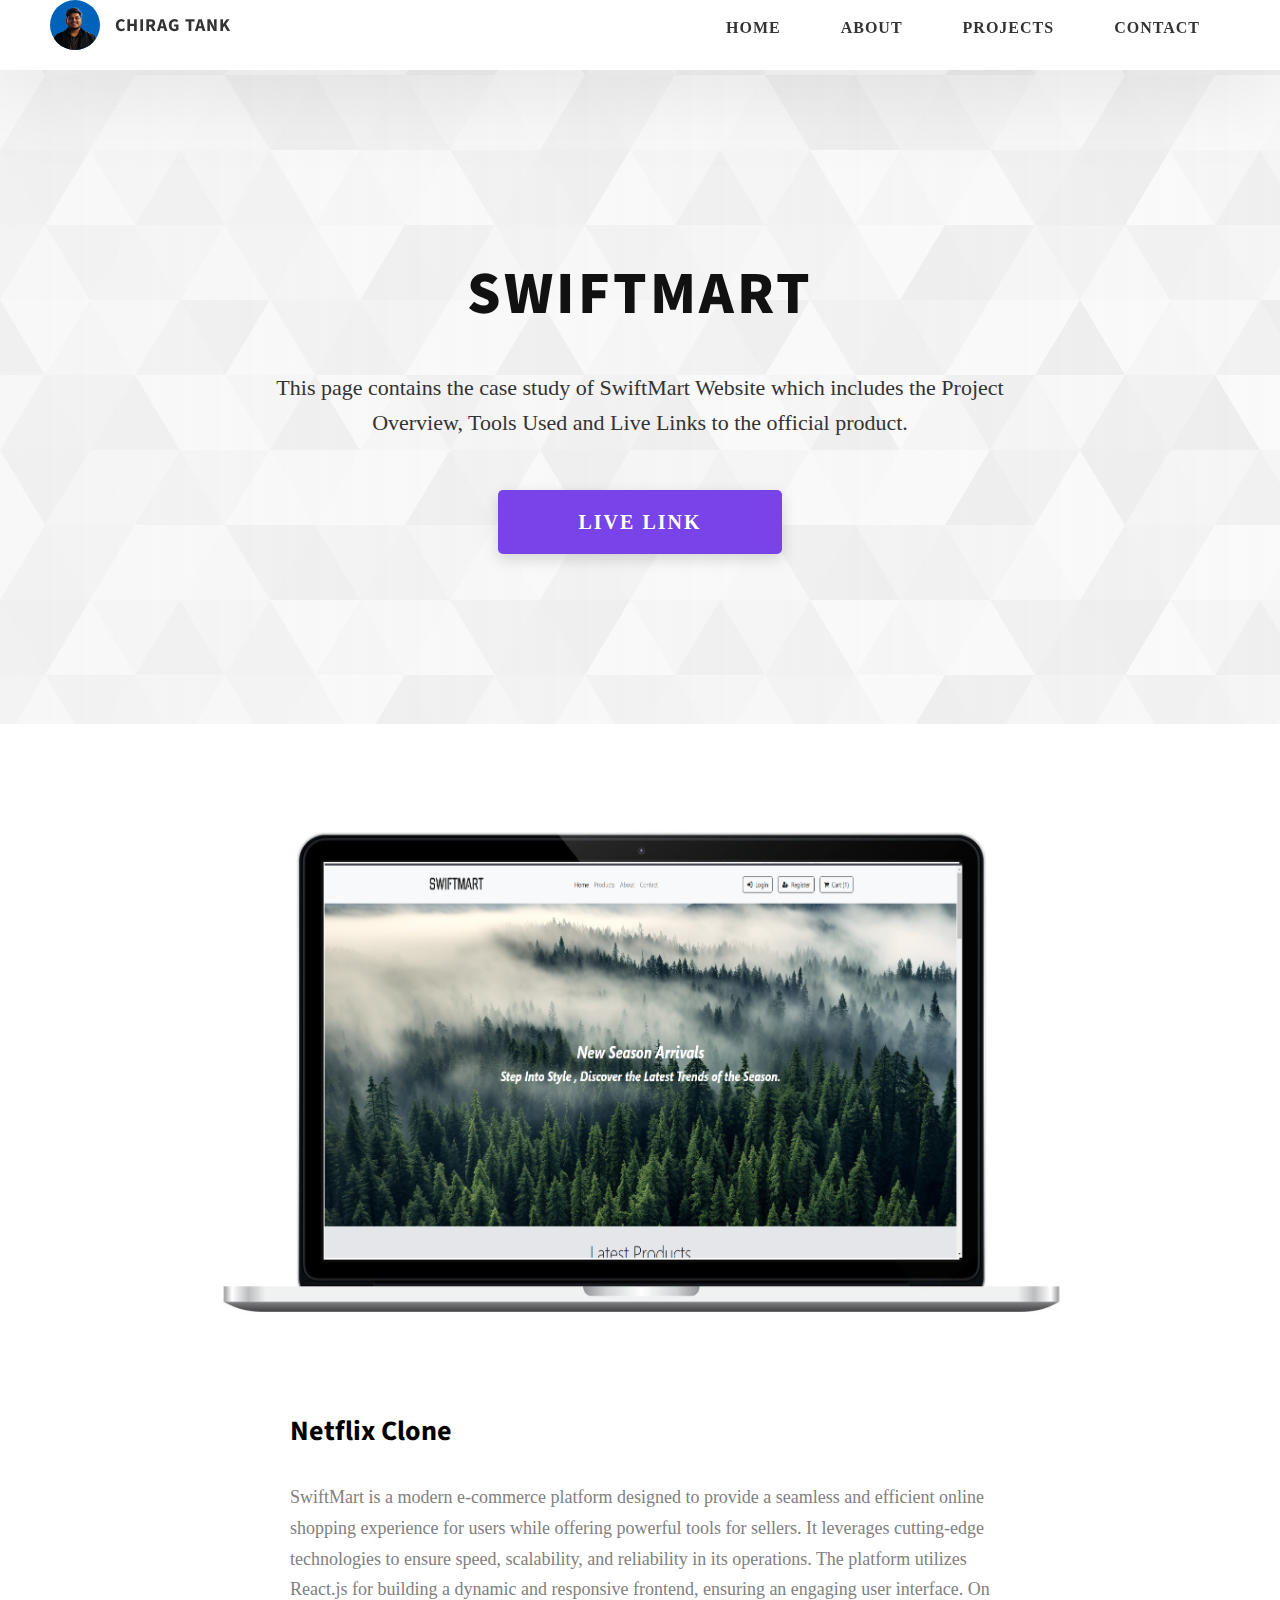
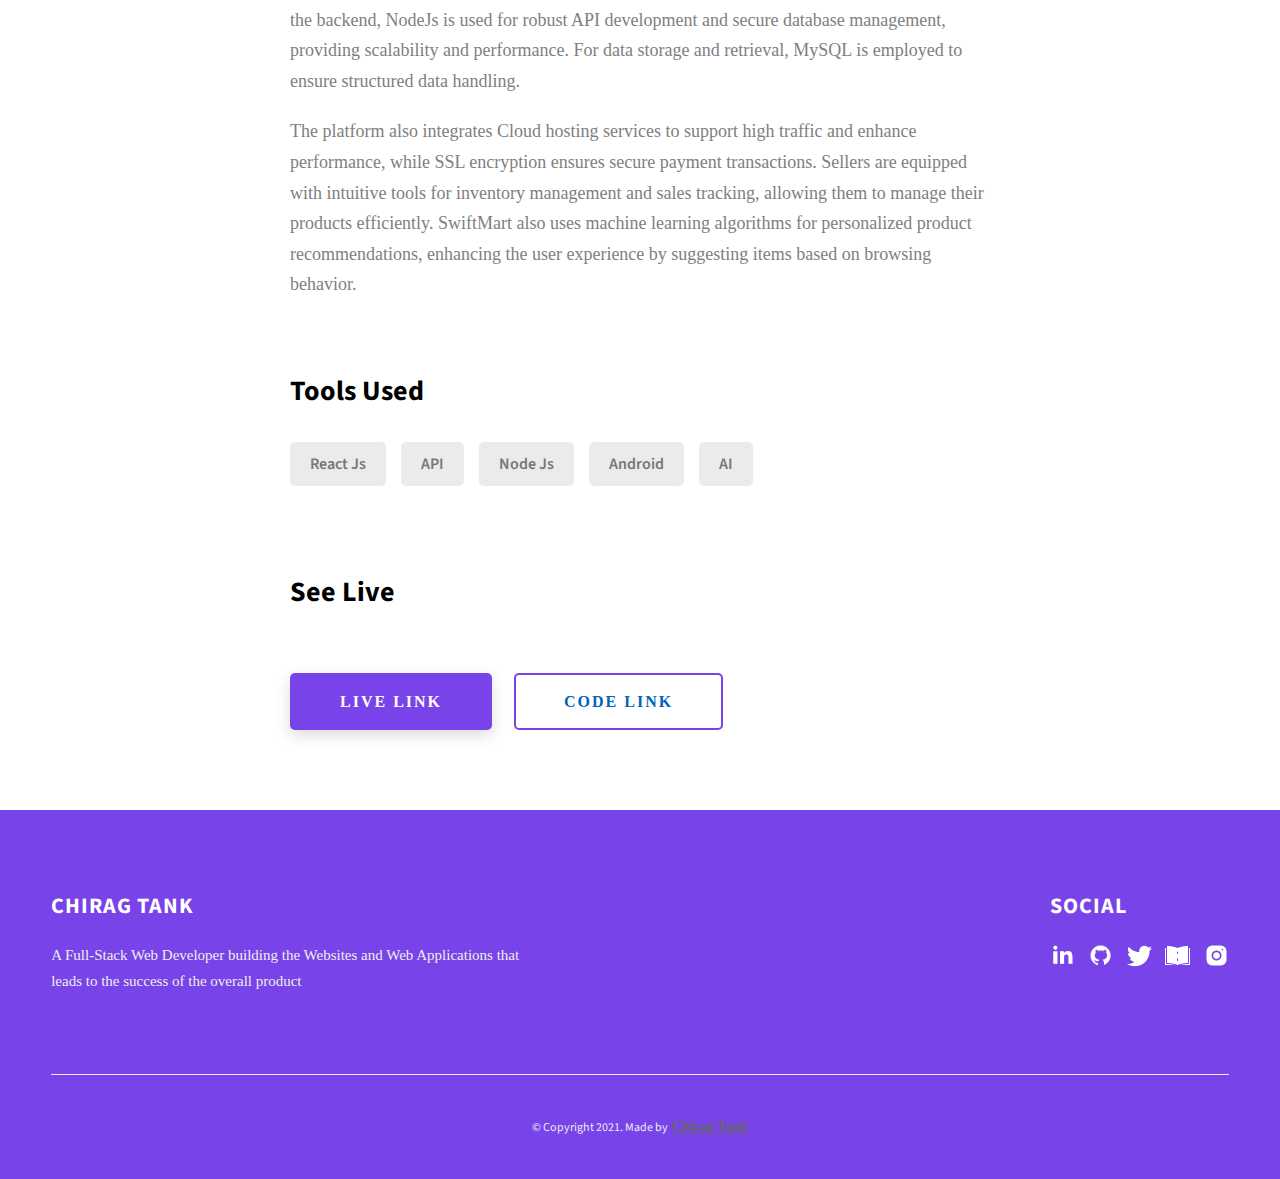
<file: project-2.html>
<!DOCTYPE html>
<html lang="en">
  <head>
    <meta charset="UTF-8" />
    <meta name="viewport" content="width=device-width, initial-scale=1.0" />
    <meta http-equiv="X-UA-Compatible" content="ie=edge" />
    <title>Case Study of Project 2</title>
    <meta name="description" content="Case study page of Project" />

    <link rel="stylesheet" href="css/style.css" />

    <link rel="preconnect" href="https://fonts.googleapis.com" />
    <link rel="preconnect" href="https://fonts.gstatic.com" crossorigin />
    <link
      href="https://fonts.googleapis.com/css2?family=Source+Sans+Pro:wght@400;600;700;900&display=swap"
      rel="stylesheet"
    />
  </head>
  <body>
    <header class="header">
      <div class="header__content">
        <div class="header__logo-container">
          <div class="header__logo-img-cont">
            <img
              src="./assets/png/ME.png"
              alt="Ram Maheshwari Logo Image"
              class="header__logo-img"
            />
          </div>
          <span class="header__logo-sub">Chirag Tank</span>
        </div>
        <div class="header__main">
          <ul class="header__links">
            <li class="header__link-wrapper">
              <a href="./index.html" class="header__link"> Home </a>
            </li>
            <li class="header__link-wrapper">
              <a href="./index.html#about" class="header__link">About </a>
            </li>
            <li class="header__link-wrapper">
              <a href="./index.html#projects" class="header__link">
                Projects
              </a>
            </li>
            <li class="header__link-wrapper">
              <a href="./index.html#contact" class="header__link"> Contact </a>
            </li>
          </ul>
          <div class="header__main-ham-menu-cont">
            <img
              src="./assets/svg/ham-menu.svg"
              alt="hamburger menu"
              class="header__main-ham-menu"
            />
            <img
              src="./assets/svg/ham-menu-close.svg"
              alt="hamburger menu close"
              class="header__main-ham-menu-close d-none"
            />
          </div>
        </div>
      </div>
      <div class="header__sm-menu">
        <div class="header__sm-menu-content">
          <ul class="header__sm-menu-links">
            <li class="header__sm-menu-link">
              <a href="./index.html"> Home </a>
            </li>

            <li class="header__sm-menu-link">
              <a href="./index.html#about"> About </a>
            </li>

            <li class="header__sm-menu-link">
              <a href="./index.html#projects"> Projects </a>
            </li>

            <li class="header__sm-menu-link">
              <a href="./index.html#contact"> Contact </a>
            </li>
          </ul>
        </div>
      </div>
    </header>
    <section class="project-cs-hero">
      <div class="project-cs-hero__content">
        <h1 class="heading-primary">SwiftMart</h1>
        <div class="project-cs-hero__info">
          <p class="text-primary">
            This page contains the case study of SwiftMart Website which includes the Project Overview, Tools Used and Live Links to the official product.
          </p>
        </div>
        <div class="project-cs-hero__cta">
          <a href="https://ecommerce-website-kr4b-fi0yblb9y-chirag-tank1971s-projects.vercel.app" class="btn btn--bg" target="_blank">Live Link</a>
        </div>
      </div>
    </section>
    <section class="project-details">
      <div class="main-container">
        <div class="project-details__content">
          <div class="project-details__showcase-img-cont">
            <img
              src="./assets/jpeg/Project-2.jpg"
              alt="Project Image"
              class="project-details__showcase-img"
            />
          </div>
          <div class="project-details__content-main">
            <div class="project-details__desc">
              <h3 class="project-details__content-title">Netflix Clone</h3>
              <p class="project-details__desc-para">
                SwiftMart is a modern e-commerce platform designed to provide a seamless and efficient online shopping experience for users while offering powerful tools for sellers. It leverages cutting-edge technologies to ensure speed, scalability, and reliability in its operations. The platform utilizes React.js for building a dynamic and responsive frontend, ensuring an engaging user interface. On the backend, NodeJs is used for robust API development and secure database management, providing scalability and performance. For data storage and retrieval, MySQL is employed to ensure structured data handling.
              </p>
              <p class="project-details__desc-para">
                The platform also integrates Cloud hosting services to support high traffic and enhance performance, while SSL encryption ensures secure payment transactions. Sellers are equipped with intuitive tools for inventory management and sales tracking, allowing them to manage their products efficiently. SwiftMart also uses machine learning algorithms for personalized product recommendations, enhancing the user experience by suggesting items based on browsing behavior.
              </p>
            </div>
            <div class="project-details__tools-used">
              <h3 class="project-details__content-title">Tools Used</h3>
              <div class="skills">
                <div class="skills__skill">React Js</div>
                <div class="skills__skill">API</div>
                <div class="skills__skill">Node Js</div>
                <div class="skills__skill">Android</div>
                <div class="skills__skill">AI </div>
              </div>
            </div>
            <div class="project-details__links">
              <h3 class="project-details__content-title">See Live</h3>
              <a
                href="https://ecommerce-website-kr4b-fi0yblb9y-chirag-tank1971s-projects.vercel.app"
                class="btn btn--med btn--theme project-details__links-btn"
                target="_blank"
                >Live Link</a
              >
              <a
                href="https://github.com/Chirag-Tank1971/Ecommerce_website.git"
                class="btn btn--med btn--theme-inv project-details__links-btn"
                target="_blank"
                >Code Link</a
              >
            </div>
          </div>
        </div>
      </div>
    </section>
    <footer class="main-footer">
      <div class="main-container">
        <div class="main-footer__upper">
          <div class="main-footer__row main-footer__row-1">
            <h2 class="heading heading-sm main-footer__heading-sm">
              <span>Social</span>
            </h2>
            <div class="main-footer__social-cont">
              <a target="_blank" rel="noreferrer" href="https://www.linkedin.com/in/chirag-tank-72220919b/">
                <img
                  class="main-footer__icon"
                  src="./assets/png/linkedin-ico-2.png"
                  alt="icon"
                />
              </a>
              <a target="_blank" rel="noreferrer" href="https://github.com/Chirag23Tank">
                <img
                  class="main-footer__icon"
                  src="./assets/png/github-ico-2.png"
                  alt="icon"
                />
              </a>
              <a target="_blank" rel="noreferrer" href="https://x.com/ChiragT38130967">
                <img
                  class="main-footer__icon"
                  src="./assets/png/twitter-ico-2.png"
                  alt="icon"
                />
              </a>
              <a target="_blank" rel="noreferrer" href="https://dev.to/chirag_tank">
                <img
                  class="main-footer__icon"
                  src="./assets/png/dev.png"
                  alt="icon"
                />
              </a>
              <a target="_blank" rel="noreferrer" href="https://www.instagram.com/chirag20_03/">
                <img
                  class="main-footer__icon main-footer__icon--mr-none"
                  src="./assets/png/insta-ico-2.png"
                  alt="icon"
                />
              </a>
            </div>
          </div>
          <div class="main-footer__row main-footer__row-2">
            <h4 class="heading heading-sm text-lt">Chirag Tank</h4>
            <p class="main-footer__short-desc">
              A Full-Stack Web Developer building the  Websites and Web Applications that leads to the success of the overall product
            </p>
          </div>
        </div>

        
        <div class="main-footer__lower">
          &copy; Copyright 2021. Made by
          <a rel="noreferrer" target="_blank" href="#"
            >Chirag Tank</a
          >
        </div>
      </div>
    </footer>
    <script src="./index.js"></script>
  </body>
</html>
</file>
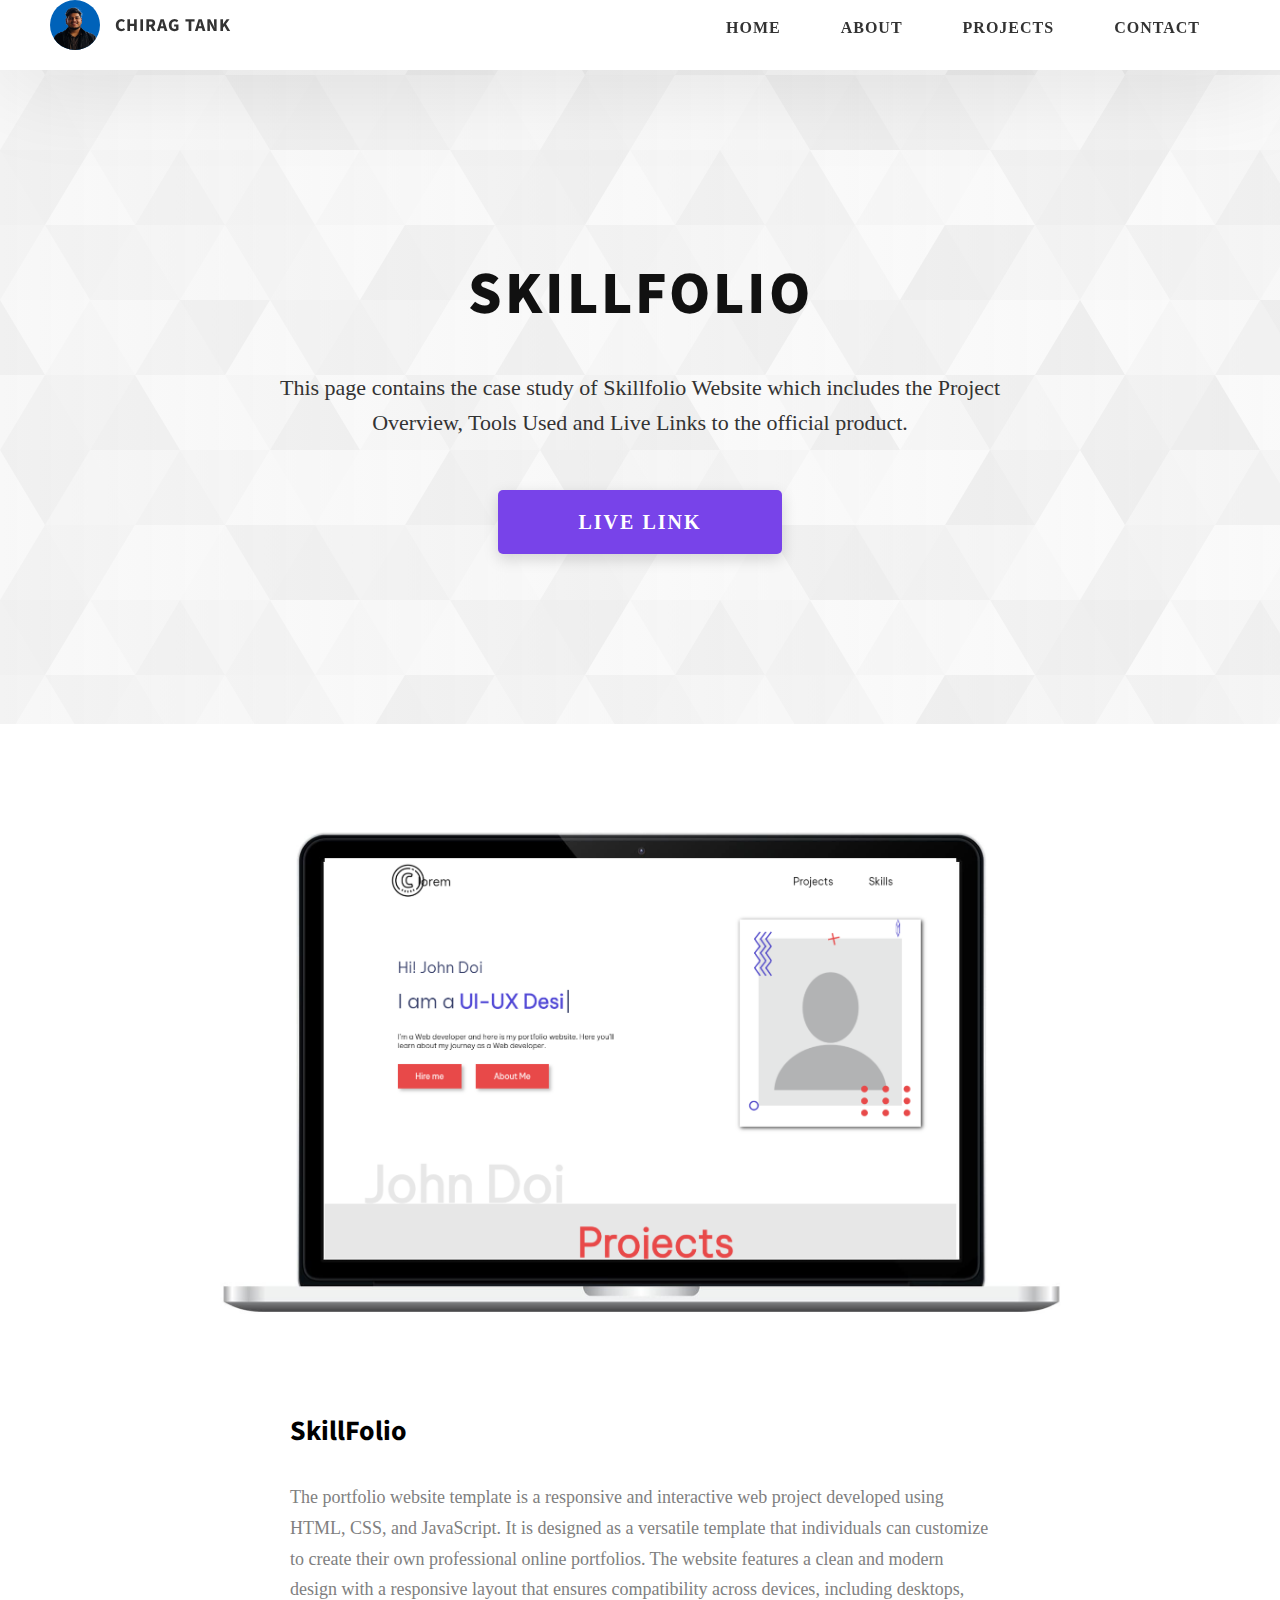
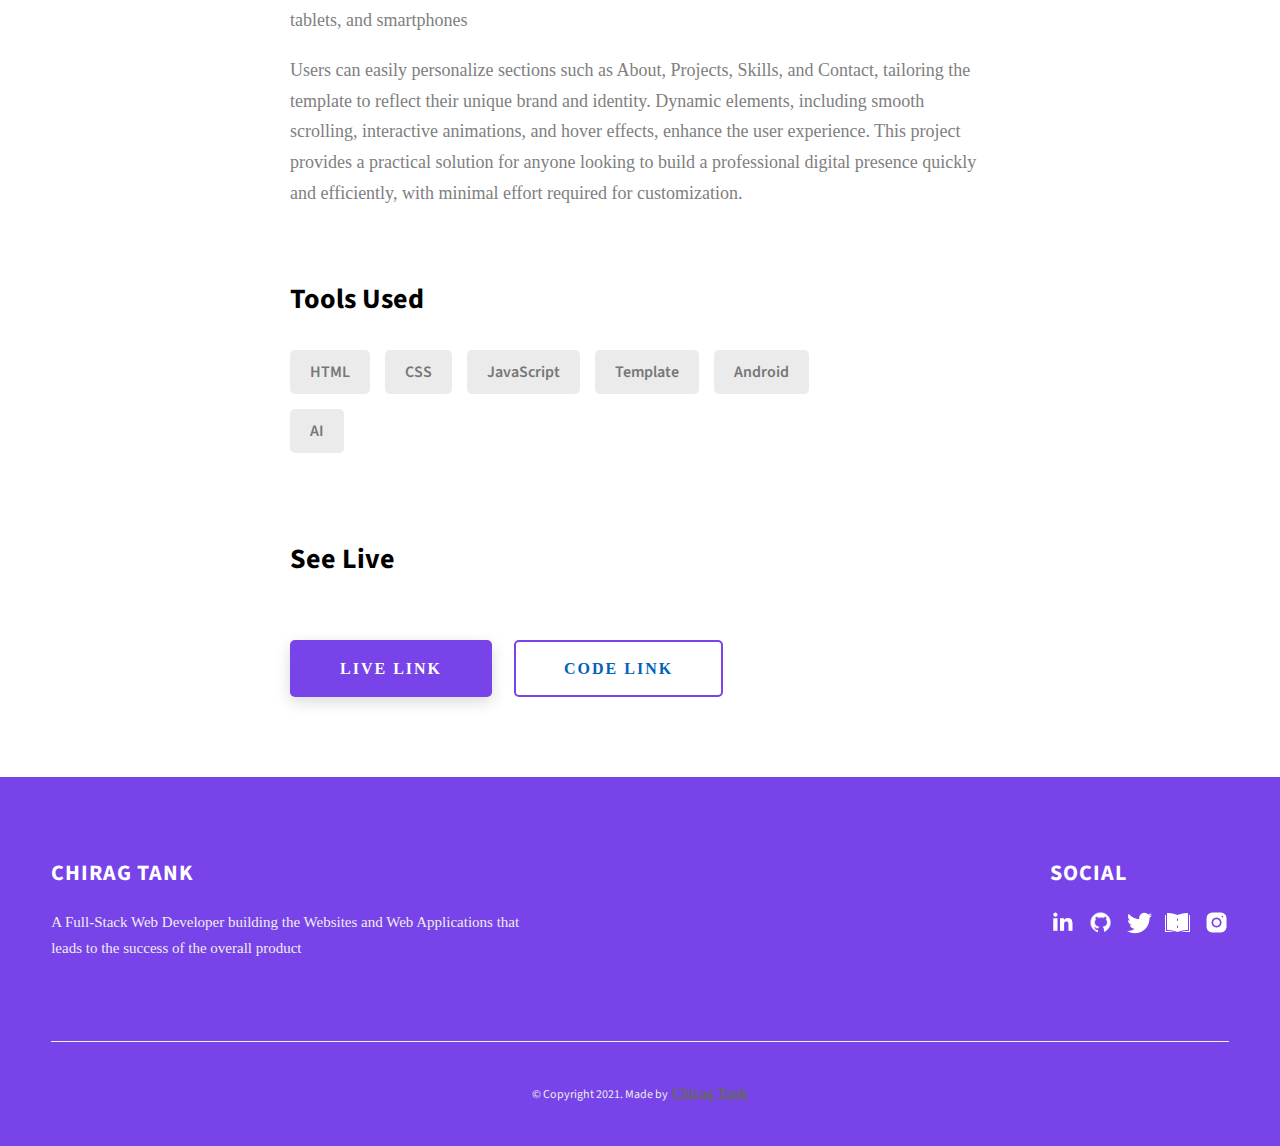
<file: project-3.html>
<!DOCTYPE html>
<html lang="en">
  <head>
    <meta charset="UTF-8" />
    <meta name="viewport" content="width=device-width, initial-scale=1.0" />
    <meta http-equiv="X-UA-Compatible" content="ie=edge" />
    <title>Case Study of Skillfolio</title>
    <meta name="description" content="Case study page of Project" />

    <link rel="stylesheet" href="css/style.css" />

    <link rel="preconnect" href="https://fonts.googleapis.com" />
    <link rel="preconnect" href="https://fonts.gstatic.com" crossorigin />
    <link
      href="https://fonts.googleapis.com/css2?family=Source+Sans+Pro:wght@400;600;700;900&display=swap"
      rel="stylesheet"
    />
  </head>
  <body>
    <header class="header">
      <div class="header__content">
        <div class="header__logo-container">
          <div class="header__logo-img-cont">
            <img
              src="./assets/png/ME.png"
              alt="Ram Maheshwari Logo Image"
              class="header__logo-img"
            />
          </div>
          <span class="header__logo-sub">Chirag Tank</span>
        </div>
        <div class="header__main">
          <ul class="header__links">
            <li class="header__link-wrapper">
              <a href="./index.html" class="header__link"> Home </a>
            </li>
            <li class="header__link-wrapper">
              <a href="./index.html#about" class="header__link">About </a>
            </li>
            <li class="header__link-wrapper">
              <a href="./index.html#projects" class="header__link">
                Projects
              </a>
            </li>
            <li class="header__link-wrapper">
              <a href="./index.html#contact" class="header__link"> Contact </a>
            </li>
          </ul>
          <div class="header__main-ham-menu-cont">
            <img
              src="./assets/svg/ham-menu.svg"
              alt="hamburger menu"
              class="header__main-ham-menu"
            />
            <img
              src="./assets/svg/ham-menu-close.svg"
              alt="hamburger menu close"
              class="header__main-ham-menu-close d-none"
            />
          </div>
        </div>
      </div>
      <div class="header__sm-menu">
        <div class="header__sm-menu-content">
          <ul class="header__sm-menu-links">
            <li class="header__sm-menu-link">
              <a href="./index.html"> Home </a>
            </li>

            <li class="header__sm-menu-link">
              <a href="./index.html#about"> About </a>
            </li>

            <li class="header__sm-menu-link">
              <a href="./index.html#projects"> Projects </a>
            </li>

            <li class="header__sm-menu-link">
              <a href="./index.html#contact"> Contact </a>
            </li>
          </ul>
        </div>
      </div>
    </header>
    <section class="project-cs-hero">
      <div class="project-cs-hero__content">
        <h1 class="heading-primary">Skillfolio</h1>
        <div class="project-cs-hero__info">
          <p class="text-primary">
            This page contains the case study of Skillfolio Website which includes the Project Overview, Tools Used and Live Links to the official product.
          </p>
        </div>
        <div class="project-cs-hero__cta">
          <a href="./Projects/Portfolio-website/index.html" class="btn btn--bg" target="_blank">Live Link</a>
        </div>
      </div>
    </section>
    <section class="project-details">
      <div class="main-container">
        <div class="project-details__content">
          <div class="project-details__showcase-img-cont">
            <img
              src="./assets/jpeg/Project-3.png"
              alt="Project Image"
              class="project-details__showcase-img"
            />
          </div>
          <div class="project-details__content-main">
            <div class="project-details__desc">
              <h3 class="project-details__content-title">SkillFolio</h3>
              <p class="project-details__desc-para">
                The portfolio website template is a responsive and interactive web project developed using HTML, CSS, and JavaScript. It is designed as a versatile template that individuals can customize to create their own professional online portfolios. The website features a clean and modern design with a responsive layout that ensures compatibility across devices, including desktops, tablets, and smartphones
              </p>
              <p class="project-details__desc-para">
                Users can easily personalize sections such as About, Projects, Skills, and Contact, tailoring the template to reflect their unique brand and identity. Dynamic elements, including smooth scrolling, interactive animations, and hover effects, enhance the user experience. This project provides a practical solution for anyone looking to build a professional digital presence quickly and efficiently, with minimal effort required for customization.
              </p>
            </div>
            <div class="project-details__tools-used">
              <h3 class="project-details__content-title">Tools Used</h3>
              <div class="skills">
                <div class="skills__skill">HTML</div>
                <div class="skills__skill">CSS</div>
                <div class="skills__skill">JavaScript</div>
                <div class="skills__skill">Template</div>
                <div class="skills__skill">Android</div>
                <div class="skills__skill">AI </div>
              </div>
            </div>
            <div class="project-details__links">
              <h3 class="project-details__content-title">See Live</h3>
              <a
                href="./Projects/Portfolio-website/index.html"
                class="btn btn--med btn--theme project-details__links-btn"
                target="_blank"
                >Live Link</a
              >
              <a
                href="https://github.com/Chirag-Tank1971/SkillFolio.git"
                class="btn btn--med btn--theme-inv project-details__links-btn"
                target="_blank"
                >Code Link</a
              >
            </div>
          </div>
        </div>
      </div>
    </section>
    <footer class="main-footer">
      <div class="main-container">
        <div class="main-footer__upper">
          <div class="main-footer__row main-footer__row-1">
            <h2 class="heading heading-sm main-footer__heading-sm">
              <span>Social</span>
            </h2>
            <div class="main-footer__social-cont">
              <a target="_blank" rel="noreferrer" href="https://www.linkedin.com/in/chirag-tank-72220919b/">
                <img
                  class="main-footer__icon"
                  src="./assets/png/linkedin-ico-2.png"
                  alt="icon"
                />
              </a>
              <a target="_blank" rel="noreferrer" href="https://github.com/Chirag23Tank">
                <img
                  class="main-footer__icon"
                  src="./assets/png/github-ico-2.png"
                  alt="icon"
                />
              </a>
              <a target="_blank" rel="noreferrer" href="https://x.com/ChiragT38130967">
                <img
                  class="main-footer__icon"
                  src="./assets/png/twitter-ico-2.png"
                  alt="icon"
                />
              </a>
              <a target="_blank" rel="noreferrer" href="https://dev.to/chirag_tank">
                <img
                  class="main-footer__icon"
                  src="./assets/png/dev.png"
                  alt="icon"
                />
              </a>
              <a target="_blank" rel="noreferrer" href="https://www.instagram.com/chirag20_03/">
                <img
                  class="main-footer__icon main-footer__icon--mr-none"
                  src="./assets/png/insta-ico-2.png"
                  alt="icon"
                />
              </a>
            </div>
          </div>
          <div class="main-footer__row main-footer__row-2">
            <h4 class="heading heading-sm text-lt">Chirag Tank</h4>
            <p class="main-footer__short-desc">
              A Full-Stack Web Developer building the  Websites and Web Applications that leads to the success of the overall product
            </p>
          </div>
        </div>

        
        <div class="main-footer__lower">
          &copy; Copyright 2021. Made by
          <a rel="noreferrer" target="_blank" href="#"
            >Chirag Tank</a
          >
        </div>
      </div>
    </footer>
    <script src="./index.js"></script>
  </body>
</html>
</file>
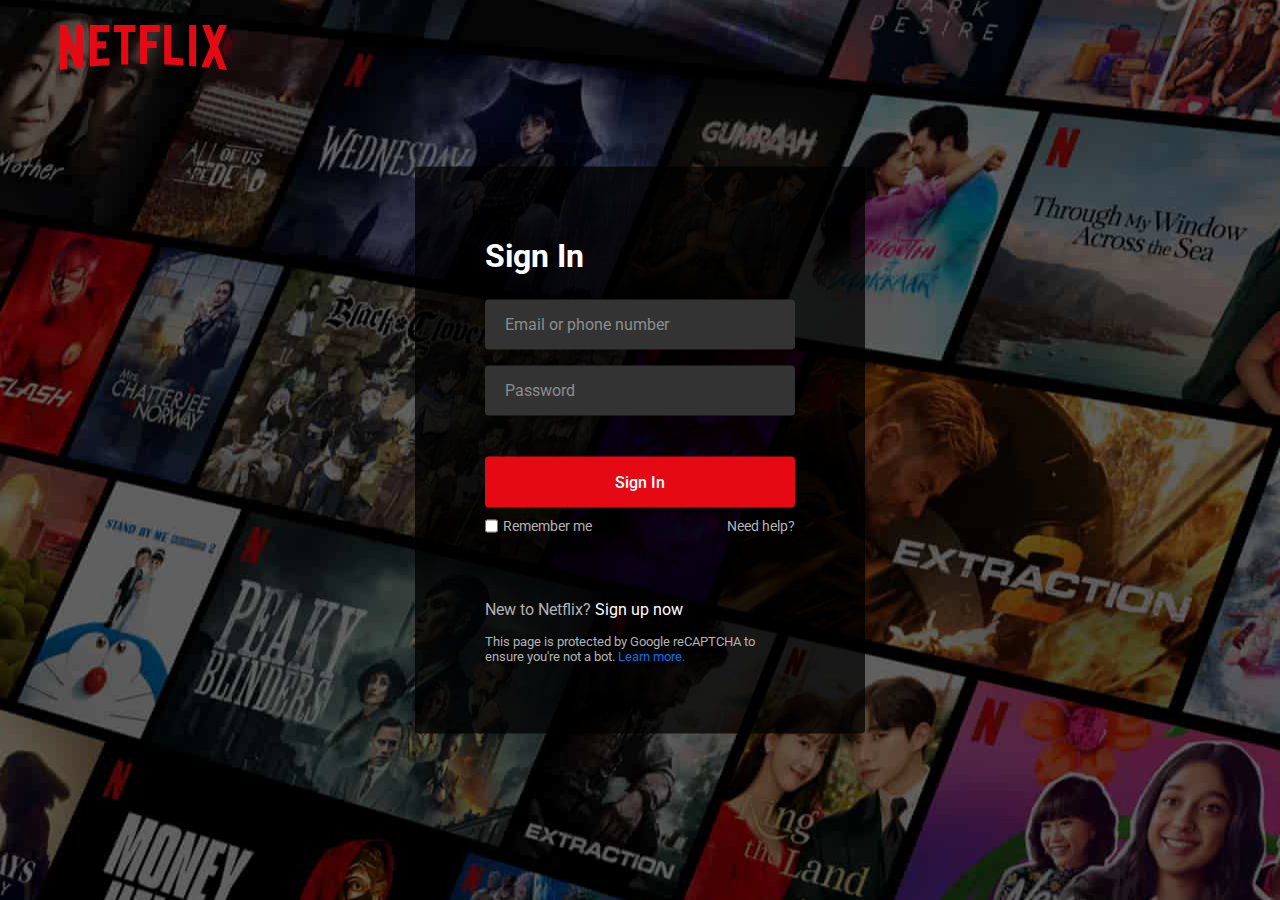
<file: Projects/Netflix-Clone/login.html>
<!DOCTYPE html>
<!-- Coding By CodingNepal - www.codingnepalweb.com -->
<html lang="en">
<head>
    <meta charset="UTF-8">
    <meta name="viewport" content="width=device-width, initial-scale=1.0">
    <link rel="shortcut icon" href="./images/netflix.png" type="image/x-icon">
    <title>Netflix</title>
    <link rel="stylesheet" href="loginstyle.css">
</head>
<body>
    <nav>
        <a href="#"><img src="images/logo.svg" alt="logo"></a>
    </nav>
    <div class="form-wrapper">
        <h2>Sign In</h2>
        <form action="#">
            <div class="form-control">
                <input type="text" required>
                <label>Email or phone number</label>
            </div>
            <div class="form-control">
                <input type="password" required>
                <label>Password</label>
            </div>
            <button type="submit">Sign In</button>
            <div class="form-help"> 
                <div class="remember-me">
                    <input type="checkbox" id="remember-me">
                    <label for="remember-me">Remember me</label>
                </div>
                <a href="#">Need help?</a>
            </div>
        </form>
        <p>New to Netflix? <a href="index.html">Sign up now</a></p>
        <small>
            This page is protected by Google reCAPTCHA to ensure you're not a bot. 
            <a href="#">Learn more.</a>
        </small>
    </div>
</body>
</html>
</file>
<file: css/style.css>
*,
*::after,
*::before {
  margin: 0;
  padding: 0;
  box-sizing: inherit;
  font-family: inherit; }

html {
  font-size: 62.5%;
  scroll-behavior: smooth; }
  @media only screen and (max-width: 75em) {
    html {
      font-size: 59%; } }
  @media only screen and (max-width: 56.25em) {
    html {
      font-size: 56%; } }
  @media only screen and (min-width: 112.5em) {
    html {
      font-size: 65%; } }

body {
  box-sizing: border-box;
  position: relative;
  line-height: 1.5;
  font-family: sans-serif;
  overflow-x: hidden;
  overflow-y: scroll;
  font-family: 'Source Sans Pro', sans-serif; }

a {
  text-decoration: none;
  color: inherit; }

li {
  list-style: none; }

input:focus,
button:focus,
a:focus,
textarea:focus {
  outline: none; }

button {
  border: none;
  cursor: pointer; }

textarea {
  resize: none; }

.heading-primary {
  font-size: 6rem;
  text-transform: uppercase;
  letter-spacing: 3px;
  font-weight: 800;
  color: #111;
  text-align: center; }
  @media only screen and (max-width: 37.5em) {
    .heading-primary {
      font-size: 4.5rem; } }

.heading-sec__mb-bg {
  margin-bottom: 11rem; }
  @media only screen and (max-width: 56.25em) {
    .heading-sec__mb-bg {
      margin-bottom: 8rem; } }

.heading-sec__mb-med {
  margin-bottom: 9rem; }
  @media only screen and (max-width: 56.25em) {
    .heading-sec__mb-med {
      margin-bottom: 8rem; } }

.heading-sec__main {
  display: block;
  font-size: 4rem;
  text-transform: uppercase;
  letter-spacing: 1px;
  letter-spacing: 3px;
  text-align: center;
  margin-bottom: 3.5rem;
  position: relative; }
  .heading-sec__main--lt {
    color: black; }
    .heading-sec__main--lt::after {
      content: '';
      background: #7843E9 !important; }
  .heading-sec__main::after {
    content: '';
    position: absolute;
    top: calc(100% + 1.5rem);
    height: 5px;
    width: 3rem;
    background: #7843E9;
    left: 50%;
    transform: translateX(-50%);
    border-radius: 5px; }
    @media only screen and (max-width: 37.5em) {
      .heading-sec__main::after {
        top: calc(100% + 1.2rem); } }

.heading-sec__sub {
  display: block;
  text-align: center;
  color: rgb(124, 121, 121);
  font-size: 2rem;
  font-weight: 500;
  max-width: 80rem;
  margin: auto;
  line-height: 1.6; }
  @media only screen and (max-width: 37.5em) {
    .heading-sec__sub {
      font-size: 1.8rem; } }
  .heading-sec__sub--lt {
    color: rgb(87, 86, 86); }

.heading-sm {
  font-size: 2.2rem;
  text-transform: uppercase;
  letter-spacing: 1px; }

.main-container {
  max-width: 120rem;
  margin: auto;
  width: 92%; }

.btn {
  background: #7843E9;
  color: white;
  text-transform: uppercase;
  letter-spacing: 2px;
  display: inline-block;
  font-weight: 700;
  border-radius: 5px;
  box-shadow: 0 5px 15px 0 rgba(0, 0, 0, 0.15);
  transition: transform 0.5s; }
  .btn:hover {
    transform: translateY(-8px);
    box-shadow: rgba(0, 0, 0, 0.25) 0px 14px 28px, rgba(0, 0, 0, 0.22) 0px 10px 10px; }
  .btn--bg {
    padding: 1.5rem 8rem;
    font-size: 2rem; }
  .btn--med {
    padding: 1.5rem 5rem;
    font-size: 1.6rem;
  margin-top: 30px; }
  .btn--theme {
    background: #7843E9;
    color: #fff; }
  .btn--theme-inv {
    color: #0062b9;
    background: #fff;
    border: 2px solid #7843E9;
    box-shadow: none;
    padding: calc(1.5rem - 2px) calc(5rem - 2px); }

.sec-pad {
  padding: 12rem 0; }
  @media only screen and (max-width: 56.25em) {
    .sec-pad {
      padding: 8rem 0; } }

.text-primary {
  color: #333;
  font-size: 2.2rem;
  margin: auto;
  text-align: center;
  width: 95%;
  line-height: 1.6; }
  @media only screen and (max-width: 37.5em) {
    .text-primary {
      font-size: 2.2rem; } }

.d-none {
  display: none; }


.home-hero {
  opacity: 0;
    transform: translateY(70px);
    animation: slideInUp 1s ease-out forwards;
  color: black;
  background: linear-gradient(to right, rgba(245, 245, 245, 0.699), rgba(245, 245, 245, 0.548)), 
  url(../assets/svg/common-bg.svg);
  background-position: center;
  height: 100vh;
  min-height: 80rem;
  max-height: 120rem;
  position: relative; }
  @keyframes slideInUp {
    0% {
        opacity: 0;
        transform: translateY(50px);
    }
    100% {
        opacity: 1;
        transform: translateY(0);
    }
}
  @media only screen and (max-width: 37.5em) {
    .home-hero {
      height: unset;
      min-height: unset; } }
  .home-hero__socials {
    background-color: white;
    box-shadow: rgba(100, 100, 111, 0.2) 0px 7px 29px;
    position: absolute;
    top: 34%;
    border: 2px solid #eee;
    border-left: 2px solid #eee; 
    transition: all 0.8s;};
    @media only screen and (max-width: 56.25em) {
      .home-hero__socials {
        display: none; } }
  .home-hero__mouse-scroll-cont {
    position: absolute;
    bottom: 3%;
    left: 50%;
    transform: translateX(-50%); }
    @media only screen and (max-width: 37.5em) {
      .home-hero__mouse-scroll-cont {
        display: none; } }
  .home-hero__social {
    width: 5rem; }
    



  .home-hero__social-icon-link {
    width: 100%;
    display: block;
    padding: 0.8rem;
    border-radius: 9px;
    border-bottom: 2px solid #eee;
    transition: all .3s; }
    .home-hero__social-icon-link:hover {
      background: rgba(120,67,233,0.2); }
    .home-hero__social-icon-link--bd-none {
      border-bottom: 0; }
  .home-hero__social-icon {
    width: 100%; }
  .home-hero__content {
    position: absolute;
    top: 50%;
    left: 50%;
    transform: translate(-50%, -50%);
    max-width: 90rem;
    width: 92%;
    }
    @media only screen and (max-width: 37.5em) {
      .home-hero__content {
        padding: 19rem 0 13rem 0;
        margin: auto;
        position: static;
        transform: translate(0, 0); } }
  .home-hero__info {
    margin: 3rem auto 0 auto;
    max-width: 80rem; }


  .add {
    width: 84px;
    height: 84px;
    position: relative;
    display: flex;
    flex-direction: column;
    flex-wrap: wrap;
    transform: scale(0.7);
    left: 430px;
    top: 100px;
    transform-origin: 50% 50%;
    transition: transform 0.4s ease;
  }
  .add a {
    display: block;
    position: relative;
    width: 50%;
    padding-bottom: 50%;
    background: #7843E9;
    -webkit-backface-visibility: hidden;
    transition: border-radius 0.3s ease, transform 0.2s ease;
  }
  
  .add a svg {
    display: block;
    width: 14px;
    height: 14px;
    position: absolute;
    left: 50%;
    top: 50%;
    margin: -7px 0 0 -7px;
    opacity: 0;
    fill: #fff;
    transform: scale(0.6) rotate(-45deg);
    transition: all 0.15s ease;
    -webkit-backface-visibility: hidden;
  }
  .add a:nth-child(1) {
    border-radius: 8px 0 0 0;
  }
  .add a:nth-child(2) {
    border-radius: 0 0 0 8px;
  }
  .add a:nth-child(3) {
    border-radius: 0 8px 0 0;
  }
  .add a:nth-child(4) {
    border-radius: 0 0 8px 0;
  }
  .add:before, .add:after {
    content: "";
    width: 28px;
    height: 6px;
    border-radius: 3px;
    background: #fff;
    position: absolute;
    left: 50%;
    top: 50%;
    display: block;
    z-index: 1;
    transform-origin: 50% 50%;
    transition: transform 0.25s ease;
  }
  .add:before {
    transform: translate(-50%, -50%) scaleY(0.76);
  }
  .add:after {
    transform: translate(-50%, -50%) rotate(90deg) scaleY(0.76);
  }
  .add:hover {
    transform: scale(1) rotate(45deg);
    transition: transform 0.4s ease 0.1s;
  }
  .add:hover:before {
    transform: translate(-50%, -50%) scaleY(0.76) scaleX(3);
  }
  .add:hover:after {
    transform: translate(-50%, -50%) rotate(90deg) scaleY(0.76) scaleX(3);
  }
  .add:hover a {
    --scale: 1;
    pointer-events: none;
    border-radius: 50%;
    -webkit-animation: pointerEvent 0s linear forwards 0.4s;
            animation: pointerEvent 0s linear forwards 0.4s;
    transition: border-radius 0.15s ease 0.1s, transform 0.25s ease 0.15s;
  }
  .add:hover a:nth-child(1) {
    transform: translate(-6px, -6px) scale(var(--scale));
  }
  .add:hover a:nth-child(2) {
    transform: translate(-6px, 6px) scale(var(--scale));
  }
  .add:hover a:nth-child(3) {
    transform: translate(6px, -6px) scale(var(--scale));
  }
  .add:hover a:nth-child(4) {
    transform: translate(6px, 6px) scale(var(--scale));
  }
  .add:hover a svg {
    opacity: 0.7;
    transition: all 0.3s ease 0.2s;
    transform: scale(1) rotate(-45deg);
  }
  .add:hover a:hover {
    color: white;
    --scale: 1.2;
    transition: border-radius 0.2s ease 0.1s, transform 0.25s ease 0s;
  }
  .add:hover a:hover svg {
    opacity: 1;
    transition: all 0.3s ease 0s;
  }
  
  @-webkit-keyframes pointerEvent {
    100% {
      pointer-events: auto;
    }
  }
  
  @keyframes pointerEvent {
    100% {
      pointer-events: auto;
    }
  }

.about {
  background: #fafafa; }
  .about__content {
    display: grid;
    grid-template-columns: 1fr 1fr;
    grid-gap: 10rem; }
    @media only screen and (max-width: 56.25em) {
      .about__content {
        grid-template-columns: 1fr;
        grid-gap: 8rem; } }
    .about__content-title {
      font-weight: 700;
      font-size: 2.8rem;
      margin-bottom: 3rem; }
      @media only screen and (max-width: 37.5em) {
        .about__content-title {
          font-size: 2.4rem; } }
    .about__content-details-para {
      font-size: 1.8rem;
      color: grey;
      max-width: 60rem;
      line-height: 1.7;
      margin-bottom: 1rem; }
      .about__content-details-para--hl {
        font-weight: 700;
        margin: 0 3px; }
      .about__content-details-para:last-child {
        margin-bottom: 4rem; }

.projects__row {
  display: grid;
  grid-template-columns: 1.5fr 1fr;
  grid-gap: 5rem;
  margin-bottom: 11rem; }
  @media only screen and (max-width: 56.25em) {
    .projects__row {
      grid-template-columns: 1fr;
      grid-gap: 2rem;
      margin-bottom: 8rem; } }
  @media only screen and (max-width: 56.25em) {
    .projects__row {
      text-align: center; } }
  .projects__row:last-child {
    margin-bottom: 0; }
  .projects__row-img-cont {
    position: relative;
    overflow: hidden; }
  .projects__row-img {
    position:relative;
    width: 100%;
    display: block;
    object-position: center;
    object-fit: cover; }
  .projects__row-content {
    padding: 2rem 0;
    display: flex;
    justify-content: center;
    flex-direction: column;
    align-items: flex-start; }
    .project-shot{
      position: absolute;
      transform: translateX(100px);
      z-index: 20;
      width: 100%;
      height: 100%;
      object-fit: cover;
    }
    @media only screen and (max-width: 56.25em) {
      .projects__row-content {
        align-items: center; } }
    .projects__row-content-title {
      font-weight: 700;
      font-size: 2.8rem;
      margin-bottom: 2rem; }
      @media only screen and (max-width: 37.5em) {
        .projects__row-content-title {
          font-size: 2.4rem; } }
    .projects__row-content-desc {
      font-size: 1.8rem;
      color: grey;
      max-width: 60rem;
      line-height: 1.7;
      margin-bottom: 3rem; }
      @media only screen and (max-width: 37.5em) {
        .projects__row-content-desc {
          font-size: 1.7rem; } }

        
.wrap-contact100 {
  width: 800px;
  position: relative;
  left: 270px;
  background: #fff;
  border-radius: 10px;
  overflow: hidden;
  padding: 62px 55px 65px 55px;

  box-shadow: 0 3px 20px 0px rgba(0, 0, 0, 0.1);
  -moz-box-shadow: 0 3px 20px 0px rgba(0, 0, 0, 0.1);
  -webkit-box-shadow: 0 3px 20px 0px rgba(0, 0, 0, 0.1);
  -o-box-shadow: 0 3px 20px 0px rgba(0, 0, 0, 0.1);
  -ms-box-shadow: 0 3px 20px 0px rgba(0, 0, 0, 0.1);
}



.contact100-form {
  width: 100%;
}

.contact100-form-title {
  display: block;
  font-family: JosefinSans-Bold;
  font-size: 30px;
  color: #333333;
  line-height: 1.2;
  text-align: left;
  padding-bottom: 30px;
}



.wrap-input100 {
  width: 100%;
  position: relative;
  background-color: #fff;
  border: 1px solid #e6e6e6;
  margin-bottom: 17px;
}

.input100 {
  display: block;
  width: 100%;
  background: transparent;
  font-family: JosefinSans-Bold;
  font-size: 15px;
  color: #7843E9;
  line-height: 1.2;
}


/*---------------------------------------------*/
input.input100 {
  height: 62px;
  padding: 0 20px 0 23px;
}


textarea.input100 {
  min-height: 199px;
  padding: 19px 20px 0 23px;
}



.focus-input100-1, 
.focus-input100-2 {
  display: block;
  position: absolute;
  width: 100%;
  height: 100%;
  top: 0;
  left: 0;
  pointer-events: none;
}

.focus-input100-1::before,
.focus-input100-2::before {
  content: "";
  display: block;
  position: absolute;
  width: 0;
  height: 1px;
  background-color: #7843E9;
}

.focus-input100-1::before {
  top: -1px;
  left: 0;
}

.focus-input100-2::before {
  bottom: -1px;
  right: 0;
}

.focus-input100-1::after,
.focus-input100-2::after {
  content: "";
  display: block;
  position: absolute;
  width: 1px;
  height: 0;
  background-color: #7843E9;
}

.focus-input100-1::after {
  top: 0;
  right: -1px;
}

.focus-input100-2::after {
  bottom: 0;
  left: -1px;
}

.input100:focus + .focus-input100-1::before {
  -webkit-animation: full-w 0.2s linear 0s;
  animation: full-w 0.2s linear 0s;
  animation-fill-mode: both;
  -webkit-animation-fill-mode: both;
}

.input100:focus + .focus-input100-1::after {
  -webkit-animation: full-h 0.1s linear 0.2s;
  animation: full-h 0.1s linear 0.2s;
  animation-fill-mode: both;
  -webkit-animation-fill-mode: both;
}

.input100:focus + .focus-input100-1 + .focus-input100-2::before {
  -webkit-animation: full-w 0.2s linear 0.3s;
  animation: full-w 0.2s linear 0.3s;
  animation-fill-mode: both;
  -webkit-animation-fill-mode: both;
}

.input100:focus + .focus-input100-1 + .focus-input100-2::after {
  -webkit-animation: full-h 0.1s linear 0.5s;
  animation: full-h 0.1s linear 0.5s;
  animation-fill-mode: both;
  -webkit-animation-fill-mode: both;
}


@keyframes full-w {
  to {
    width: calc(100% + 1px);
  }
}

@keyframes full-h {
  to {
    height: calc(100% + 1px);
  }
}


@media (max-width: 576px) {
  .wrap-contact100 {
    padding: 62px 15px 65px 15px;
  }
}

.validate-input {
  position: relative;
}

.contact {
  background: linear-gradient(to right, rgba(245, 245, 245, 0.8), rgba(245, 245, 245, 0.8)), 
  url(../assets/svg/common-bg.svg);
  background-size: cover;
  background-position: center; }

.alert-validate::before {
  content: attr(data-validate);
  position: absolute;
  max-width: 70%;
  background-color: #fff;
  border: 1px solid #c80000;
  border-radius: 2px;
  padding: 4px 25px 4px 10px;
  top: 50%;
  -webkit-transform: translateY(-50%);
  -moz-transform: translateY(-50%);
  -ms-transform: translateY(-50%);
  -o-transform: translateY(-50%);
  transform: translateY(-50%);
  right: 2px;
  pointer-events: none;

  font-family: JosefinSans-Bold;
  color: #c80000;
  font-size: 13px;
  line-height: 1.4;
  text-align: left;

  visibility: hidden;
  opacity: 0;

  -webkit-transition: opacity 0.4s;
  -o-transition: opacity 0.4s;
  -moz-transition: opacity 0.4s;
  transition: opacity 0.4s;
}
.contact__form-label {
    color: #666;
    font-size: 1.4rem;
    letter-spacing: 1px;
    font-weight: 700;
    margin-bottom: 1rem;
    display: block;
    text-align: left; }

.alert-validate::after {
  content: "\f12a";
  font-family: FontAwesome;
  display: block;
  position: absolute;
  color: #c80000;
  font-size: 16px;
  top: 50%;
  -webkit-transform: translateY(-50%);
  -moz-transform: translateY(-50%);
  -ms-transform: translateY(-50%);
  -o-transform: translateY(-50%);
  transform: translateY(-50%);
  right: 8px;
}

.alert-validate:hover:before {
  visibility: visible;
  opacity: 1;
}

@media (max-width: 992px) {
  .alert-validate::before {
    visibility: visible;
    opacity: 1;
  }
}

a {
	font-family: JosefinSans-Bold;
	font-size: 14px;
	line-height: 1.7;
	color: #666666;
	margin: 0px;
	transition: all 0.4s;
	-webkit-transition: all 0.4s;
  -o-transition: all 0.4s;
  -moz-transition: all 0.4s;
}

a:focus {
	outline: none !important;
}

a:hover {
	text-decoration: none;
}

/*---------------------------------------------*/
h1,h2,h3,h4,h5,h6 {
	margin: 0px;
}

p {
	font-family: JosefinSans-Bold;
	font-size: 14px;
	line-height: 1.7;
	color: #666666;
	margin: 0px;
}

ul, li {
	margin: 0px;
	list-style-type: none;
}
input {
	outline: none;
	border: none;
}

textarea {
  outline: none;
  border: none;
}

textarea:focus, input:focus {
  border-color: transparent !important;
}


input::-webkit-input-placeholder { color: #999999;}
input:-moz-placeholder { color: #999999;}
input::-moz-placeholder { color: #999999;}
input:-ms-input-placeholder { color: #999999;}

textarea::-webkit-input-placeholder { color: #999999;}
textarea:-moz-placeholder { color: #999999;}
textarea::-moz-placeholder { color: #999999;}
textarea:-ms-input-placeholder { color: #999999;}


.project-cs-hero {
  color: #fff;
  background: linear-gradient(to right, rgba(245, 245, 245, 0.699), rgba(245, 245, 245, 0.548)), 
  url(../assets/svg/common-bg.svg);
  background-size: cover;
  background-position: center;
  position: relative; }
  @media only screen and (max-width: 37.5em) {
    .project-cs-hero {
      height: unset;
      min-height: unset; } }
  .project-cs-hero__content {
    padding: 25rem 0 17rem 0;
    max-width: 90rem;
    width: 92%;
    margin: auto; }
    @media only screen and (max-width: 37.5em) {
      .project-cs-hero__content {
        padding: 19rem 0 13rem 0;
        margin: auto;
        position: static;
        transform: translate(0, 0); } }
  .project-cs-hero__info {
    margin: 3rem auto 0 auto;
    max-width: 80rem; }
  .project-cs-hero__cta {
    margin-top: 5rem;
    text-align: center; }

.project-details__content {
  padding: 8rem 0;
  max-width: 90rem;
  margin: auto; }
  .project-details__content-title {
    font-weight: 700;
    font-size: 2.8rem;
    margin-bottom: 3rem; }
    @media only screen and (max-width: 37.5em) {
      .project-details__content-title {
        font-size: 2.4rem; } }

.project-details__showcase-img-cont {
  width: 100%;
  margin-bottom: 6rem; }

.project-details__showcase-img {
  width: 100%; }

.project-details__content-main {
  width: 100%;
  max-width: 70rem;
  margin: auto; }

.project-details__desc {
  margin: 0 0 7rem 0; }
  .project-details__desc-para {
    font-size: 1.8rem;
    line-height: 1.7;
    color: grey;
    margin-bottom: 2rem; }

.project-details__tools-used {
  margin: 0 0 7rem 0; }
  .project-details__tools-used-list {
    display: flex;
    flex-wrap: wrap; }
  .project-details__tools-used-item {
    padding: 1rem 2rem;
    margin-bottom: 1.5rem;
    margin-right: 1.5rem;
    font-size: 1.6rem;
    background: rgba(153, 153, 153, 0.2);
    border-radius: 5px;
    font-weight: 600;
    color: #777; }

.project-details__links {
  margin: 0 0; }
  .project-details__links-btn {
    margin-right: 2rem; }
    @media only screen and (max-width: 37.5em) {
      .project-details__links-btn {
        margin-right: 0;
        width: 70%;
        margin-bottom: 2rem;
        text-align: center; } }
    .project-details__links-btn:last-child {
      margin: 0; }
      @media only screen and (max-width: 37.5em) {
        .project-details__links-btn:last-child {
          margin: 0; } }

.header {
  position: fixed;
  width: 100%;
  height: 90px;
  z-index: 1000;
  background: #000;
  background: #fff;
  box-shadow: 0 10px 100px rgba(0, 0, 0, 0.1); 
  transform: translateY(-20px);
  animation: slideInDown 2s ease-out forwards;}
  .header__content {
    display: flex;
    align-items: center;
    justify-content: space-between;
    padding: 1rem 5rem; 
}
    @keyframes slideInDown {
    0% {
        opacity: 0;
        transform: translateY(-50px);
    }
    100% {
        opacity: 1;
        transform: translateY(0);
    }
}
    @media only screen and (max-width: 56.25em) {
      .header__content {
        padding: 0 2rem; } }
  .header__logo-container {
    display: flex;
    align-items: center;
    cursor: pointer;
    color: #333;
    margin-top: 10px;
    transition: color .3s; }
    .header__logo-container:hover {
      color: #0062b9; }
  .header__logo-img-cont {
    width: 5rem;
    height: 5rem;
    border-radius: 50px;
    overflow: hidden;
    margin-right: 1.5rem;
    background: #0062b9; }
    @media only screen and (max-width: 56.25em) {
      .header__logo-img-cont {
        width: 4.5rem;
        height: 4.5rem;
        margin-right: 1.2rem; } }
  .header__logo-img {
    width: 100%;
    height: 100%;
    object-fit: cover;
    object-position: center;
    display: block; }
  .header__logo-sub {
    font-size: 1.8rem;
    text-transform: uppercase;
    font-weight: 700;
    letter-spacing: 1px; }
  .header__links {
    display: flex; }
    @media only screen and (max-width: 37.5em) {
      .header__links {
        display: none; } }
  .header__link {
    padding: 2.2rem 3rem;
    height: 10px;
    margin-top: -10px;
    display: inline-block;
    font-size: 1.6rem;
    color: #333;
    text-transform: uppercase;
    letter-spacing: 1px;
    font-weight: 700;
    transition: color .3s; }
    .header__link:hover {
      color: #7843E9; }
    @media only screen and (max-width: 56.25em) {
      .header__link {
        padding: 3rem 1.8rem;
        font-size: 1.5rem; } }
  .header__main-ham-menu-cont {
    display: none;
    width: 3rem;
    padding: 2.2rem 0; }
    @media only screen and (max-width: 37.5em) {
      .header__main-ham-menu-cont {
        display: block; } }
  .header__main-ham-menu {
    width: 100%; }
  .header__main-ham-menu-close {
    width: 100%; }
  .header__sm-menu {
    background: #fff;
    position: absolute;
    width: 100%;
    top: 100%;
    visibility: hidden;
    opacity: 0;
    transition: all .3s;
    box-shadow: 0px 5px 5px 0px rgba(0, 0, 0, 0.1);
    -webkit-box-shadow: 0px 5px 5px 0px rgba(0, 0, 0, 0.1);
    -moz-box-shadow: 0px 5px 5px 0px rgba(0, 0, 0, 0.1); }
    .header__sm-menu--active {
      visibility: hidden;
      opacity: 0; }
      @media only screen and (max-width: 37.5em) {
        .header__sm-menu--active {
          visibility: visible;
          opacity: 1; } }
  .header__sm-menu-link a {
    display: block;
    text-decoration: none;
    padding: 2.5rem 3rem;
    font-size: 1.6rem;
    color: #7843E9;
    text-align: right;
    border-bottom: 1px solid #eee;
    font-weight: 700;
    text-transform: uppercase;
    letter-spacing: 2px;
    transition: color .3s; }
    .header__sm-menu-link a:hover {
      color: #7843E9; }
  .header__sm-menu-link:first-child a {
    border-top: 1px solid #eee; }
  .header__sm-menu-link-last {
    border-bottom: 0; }

.main-footer {
  background: #7843E9;
  color: #fff; }
  .main-footer__upper {
    display: flex;
    justify-content: space-between;
    padding: 8rem 0; }
    @media only screen and (max-width: 56.25em) {
      .main-footer__upper {
        padding: 6rem 0; } }
    @media only screen and (max-width: 37.5em) {
      .main-footer__upper {
        display: block; } }
  .main-footer__row-1 {
    order: 2; }
    @media only screen and (max-width: 56.25em) {
      .main-footer__row-1 {
        margin-bottom: 5rem; } }
  .main-footer__row-2 {
    width: 40%;
    order: 1;
    max-width: 50rem; }
    @media only screen and (max-width: 56.25em) {
      .main-footer__row-2 {
        width: 100%; } }
  .main-footer__short-desc {
    margin-top: 2rem;
    color: #eee;
    font-size: 1.5rem;
    line-height: 1.7; }
  .main-footer__social-cont {
    margin-top: 2rem; }
  .main-footer__icon {
    margin-right: 1rem;
    width: 2.5rem; }
    .main-footer__icon--mr-none {
      margin-right: 0; }
  .main-footer__lower {
    padding: 4rem 0;
    border-top: 1px solid #eee;
    color: #eee;
    font-size: 1.2rem;
    text-align: left;
    text-align: center; }
    .main-footer__lower a {
      text-decoration: underline;
      font-weight: bold;
      margin-left: 2px; }
    @media only screen and (max-width: 56.25em) {
      .main-footer__lower {
        padding: 3.5rem 0; } }

.skills {
  display: flex;
  width: 600px;
  flex-wrap: wrap; }
  .skills__skill {
   
    padding: 1rem 2rem;
    margin-bottom: 1.5rem;
    margin-right: 1.5rem;
    font-size: 1.6rem;
    background: rgba(153, 153, 153, 0.2);
    border-radius: 5px;
    font-weight: 600;
    transition: all 0.4s;
    color: #777; }

.skills__skill:hover{
  background-color: rgba(108, 46, 240, 0.2);
  cursor:default;
  color: black;
  box-shadow: rgba(0, 0, 0, 0.25) 0px 25px 50px -12px;
}

.mouse {
  width: 25px;
  height: 40px;
  border: 2px solid #333;
  border-radius: 60px;
  position: relative;
  overflow: hidden; }
  .mouse::before {
    content: '';
    width: 5px;
    height: 5px;
    position: absolute;
    top: 7px;
    left: 50%;
    transform: translateX(-50%);
    background-color: #333;
    border-radius: 50%;
    opacity: 1;
    animation: wheel 1.3s infinite;
    -webkit-animation: wheel 1.3s infinite; }

@keyframes wheel {
  to {
    opacity: 0;
    top: 27px; } }

@-webkit-keyframes wheel {
  to {
    opacity: 0;
    top: 27px; } }
</file>
<file: Projects/Netflix-Clone/style.css>
@import url('https://fonts.googleapis.com/css2?family=Poppins:wght@100;200;300;400;500;600;700;800;900&display=swap');

*{
    margin: 0;
    padding: 0;
    box-sizing: border-box;
    font-family: 'Poppins', sans-serif;
}

:root{
    font-size: 62.5%;
    --color-white:#fff;
    --color-black:#000;
    --color-red:#e50914;
}

body{
    background-color: var(--color-black);
    overflow-x:hidden;
}

.container{
    width: 1450px;
    max-width: 76%;
    margin: auto;
}

.main{
    width: 100%;
    height: 100%;
}

.page1{
    position: relative;
    width: 100vw;
    height: 100vh;
    background: linear-gradient(rgba(0,0,0,0.7),rgba(0,0,0,0.7)) , url('./images/back.jpg');
   
    background-size: cover;
    background-position: top;
}

.navbar{
    width: 100vw;
    position: absolute;
    z-index: 2;
    height: 80px;
    transform: translateY(5px) translateX(220px); 
    display: flex;
    justify-content: center;
    gap: 800px;
    align-items: center;
}
.top-shadow{
    box-shadow: inset 0 50px 30px black;
    width: 100%;
    height: 100px;
    position: absolute;
    z-index: 1;
}

.logo{
    width: 180px;
    height: auto;
}

.logo img{
    width: 100%;
    height: 100%;
}

.buttons{
    display: flex;
    justify-content: center;
    align-items: center;
}

.buttons span{
    padding: 8px 20px;
    border: 1.5px solid #555;
    border-radius: 5px;
    font-size: 1.6rem;
    font-weight: 500;
    color: var(--color-white);
    cursor: pointer;
}

.btn{
    padding: 7px 14px;
    background-color: var(--color-red);
    font-size: 1.4rem;
    text-decoration: none;
    font-weight: 500;
    color: var(--color-white);
    border-radius: 6px;
    cursor: pointer;
    display: inline-block;
    letter-spacing: 0.01em;
    text-align: center;
}

.btn:hover{
    background-color: #e50914c5;
}

.text{
    width: 100%;
    height: 90%;
    display: flex;
    justify-content: center;
    align-items: center;

}

.content{
    text-align: center;
}

.content h1{
    font-size: 6rem;
    width: 700px;
    color: var(--color-white);
    font-weight: 800;
    line-height: 1.4;
}

.content h3{
    margin-top: 2rem;
    font-size: 2.2rem;
    color: var(--color-white);
    font-weight: 400;
}

.content p{
    margin-top: 2rem;
    font-size: 1.8rem;
    color: var(--color-white);
    font-weight: 400;
}

.search{
    margin-top: 3rem;
    display: flex;
    justify-content: center;
    align-items: center;
    gap: 10px;
}

.search input{
    width: 400px;
    height: 55px;
    background-color: #0000006a;
    outline: none;
    border: 1.5px solid #222;
    color: var(--color-white);
}

.search input:focus-within{
    padding-left: 2rem;
    color: var(--color-white);
}

.search input::placeholder{
    font-size: 1.6rem;
    padding-left: 20px;
    font-weight: 500;
    color: #999;
}

.btn-primary{
    padding: 0.9rem 2rem;
    font-size: 2.5rem;
}


.feature{
    border-bottom: 8px solid #444;
}

.featuring{
    height: 100%;
    width: 100%;
    transform: translateY(60px);
    color: white;
}
.featuring h1{
    color: white;
    width: 100%;
    font-size: 2.9rem;
    font-weight: 700;
    transform: translateX(260px);
    line-height: 1.5;
}
.filter-btns{
    display: flex;
    gap: 20px;
    transform: translateX(260px);
    margin-top: 20px;
    margin-bottom: 20px;
    height:60px;
    width: 100%;
}
.arrow{
    display: inline;
    position: relative;
}
.arrow:after{
    content: url(https://raw.githubusercontent.com/colombomf/netflix-select-dropdown/abea3c2907db444c550cfb553eb494a1825d6bb0/public/assets/img/caret-down-solid.svg);
    filter: invert(100%) sepia(94%) saturate(0%) hue-rotate(248deg) brightness(106%) contrast(106%);
    width: 8px;
    height: 12px;
    pointer-events: none;
    position: absolute;
    right: 13px;
    top: 15px;
}

.filter-select{
    -webkit-appearance: none;
    height: 40px;
    width: 100px;
    -moz-appearance: none;
    appearance: none;
    background-color: #999999;
    background-image: linear-gradient(180deg,#000101,#000101);
    padding-right: 26px;
    top: 0;
    right: 0;
    border: 1px solid #b3b3b38e;
    border-radius: 5px;
    color: #fff;
    padding: 5px;
    padding-left: 12px;
    margin-right: 0.5rem;
    font-size: 1.430rem !important;
}



.faqs{
    color: var(--color-white);
    box-shadow: inset 0 0 3rem rgba(0, 0, 0, 0.5);
    margin-top: 5rem;
    transition: all 0.5s;
}

.faqs h2{
    font-size: 3.5rem;
    margin-left: 50px;
    font-weight: 800;

}
.faq{
    position: relative;
    padding: 2.2rem 0;
    width: 1150px;
    display: flex;
    align-items: center;
    height: fit-content;
    cursor: pointer;
    background-color: #2c2c2c;
    margin: 10px;
    margin-left: 95px;
    transition: all 0.5s;
}
.faq:hover{
    background-color: #4e4e4e; 
}

.faq p{
    color: var(--color-white);
    margin-top: 1rem;
    font-size: 2rem;
    display: none;
    border-top: 2px solid #000;
    padding: 2rem;
    letter-spacing: 0.05em;
}

.faq h4{
    color: var(--color-white);
    font-size: 2.1rem;
    font-weight: 500;
    margin-left: 2rem;
    padding: 0.8rem 0;
}

.faq__icon{
    position: absolute;
    top: 10px;
    right: 20px;
    color: var(--color-white);
    font-size: 4rem;
}

.faq.open p{
    color: var(--color-white);
    display: block;
} 

.last{
    margin: 5rem 0;
    padding-bottom: 5rem;  
}

.last p{
    text-align: center;
    font-size: 1.5rem;
    color: var(--color-white);
    margin-bottom: -10px;
    
}


.footer{
    margin: 5rem auto;
    padding-right: 29rem;
    transform: translateX(90px);
    margin-bottom: 20rem;
}

.footer p{
    font-size: 1.6rem;
    color: rgba(255, 255, 255, 0.685);
    margin-bottom: 1rem;
}

.footer p span{
    text-decoration: underline;
    cursor: pointer;
}


.footer-content{
    display: flex;
    justify-content: space-between;
    align-items: center;
}

.f-property a{
    color: rgba(255, 255, 255, 0.664);
    display: block;
    margin: 1rem;
    font-size: 1.4rem;
}

.language-menu {
    display: flex;
    flex-direction: row;
    justify-content: flex-end;
    align-items: flex-end;
    text-align: center;
    margin: 1.2rem 1.5rem;
}


.language-menu .select {
    background-color: #999999;
    background-image: linear-gradient(180deg,#000101,#000101);
    padding-right: 26px;
    top: 0;
    right: 0;
}


.select-wrapper {
    display: inline;
    position: relative;
}


.select-wrapper:after {
    content: url(https://raw.githubusercontent.com/colombomf/netflix-select-dropdown/abea3c2907db444c550cfb553eb494a1825d6bb0/public/assets/img/caret-down-solid.svg);
    filter: invert(100%) sepia(94%) saturate(0%) hue-rotate(248deg) brightness(106%) contrast(106%);
    width: 10px;
    height: 10px;
    pointer-events: none;
    position: absolute;
    right: 13px;
    top: 12px;
}


.select-wrapper:before {
    content: url(https://raw.githubusercontent.com/colombomf/netflix-select-dropdown/abea3c2907db444c550cfb553eb494a1825d6bb0/public/assets/img/globe-solid.svg);
    filter: invert(100%) sepia(94%) saturate(0%) hue-rotate(248deg) brightness(106%) contrast(106%);
    width: 17px;
    height: 17px;
    pointer-events: none;
    position: absolute;
    left: 10px;
    top: 9px;
}



.select-wrapper .select {
    line-height: 1.7;
    padding-left: 40px;
}


.select {
    -webkit-appearance: none;
    height: 32px;
    width: 124px;
    -moz-appearance: none;
    appearance: none;
    border: 1px solid #b3b3b3b4;
    border-radius: 2px;
    color: #fff;
    padding: 5px;
    text-align: center !important;
    margin-right: 0.5rem;
    font-size: 1.430rem !important;
}
.options{
    font-size: 1.5rem;
}

@media (max-width: 320px) {
    .language-menu {
        margin: 1.2rem 1.5rem;
    }
}


@media (min-width: 321px) and (max-width: 375px) {
    .language-menu {
        margin: 1.2rem 1.5rem;
    }

    .language-menu {
        margin: 1.2rem 1.5rem;
    }

    .language-menu .select {
        font-size: 16px;
    }

    .select-wrapper:after {
        width: 13px;
        height: 13px;
    }

    .select-wrapper:before {
        width: 19px;
        height: 19px;
    }
}

@media (min-width: 376px) and (max-width: 768px) {
    .language-menu {
        margin: 1.2rem 1.5rem;
    }

    .language-menu {
        margin: 1.2rem 1.5rem;
    }

    .language-menu .select {
        font-size: 16px;
    }

    .select-wrapper:after {
        width: 13px;
        height: 13px;
    }

    .select-wrapper:before {
        width: 19px;
        height: 19px;
    }
}


@media (min-width: 768px) and (max-width: 1025px) {
    .language-menu {
        margin: 1.2rem 1.5rem;
    }

    .language-menu .select {
        font-size: 16px;
    }

    .select-wrapper:after {
        width: 13px;
        height: 13px;
    }

    .select-wrapper:before {
        width: 19px;
        height: 19px;
    }
}


@media (min-width: 1200px) and (max-width: 1999px) {
    .language-menu {
        margin: 1.2rem 1.5rem;
    }
}


.language-menu .select {
    font-size: 18px;
}

@media screen and (min-width: 2010px) {
    .language-menu {
        margin: 1.2rem 1.5rem;
    }

    .select-wrapper:after {
        width: 15px;
        height: 15px;
    }

    .select-wrapper:before {
        width: 22px;
        height: 22px;
    }
}




.default-ltr-cache-1f97ztc {
    box-sizing: border-box;
    position: absolute;
    height: 90px;
    width: 100vw;
    top: 0;
    margin: auto;
    display: -webkit-box;
    display: -webkit-flex;
    display: -ms-flexbox;
    display: flex;
    -webkit-align-items: center;
    -webkit-box-align: center;
    -ms-flex-align: center;
    align-items: center;
    border: solid .25rem transparent;
    border-top-left-radius: 75% 90%;
    border-top-right-radius: 75% 90%;
    border-bottom: none;
    background: radial-gradient(50% 500% at 50% -420%, rgba(64, 97, 231, 0.4) 80%, rgba(0, 0, 0, 0.1) 100%), black;
    -webkit-background-clip: padding-box;
    background-clip: padding-box;
}

.default-ltr-cache-1f97ztc:before {
    content: '';
    position: absolute;
    top: 0;
    right: 0;
    bottom: 0;
    left: 0;
    z-index: -1;
    margin-top: -.40rem;
    border-radius: inherit;
    background: linear-gradient(to right, rgba(33, 13, 22, 1) 16%, rgba(184, 40, 105, 1), rgba(229, 9, 20, 1), rgba(184, 40, 105, 1), rgba(33, 13, 22, 1) 84%);
}
.main-border{
    transform: translateY(-60px) translateX(-12px);
    z-index: 10;
    width: 100%;
}


.wrapper{
  display: flex;
  max-width: 1200px;
  height: inherit;
  position: relative;
  z-index: 100;
  transform: translateX(300px) translateY(-30px);
  margin-bottom: 100px;
}
.wrapper i{
  top: 50%;
  height: 120px;
  width: 25px;
  text-align: center;
  color: #f8f8f8;
  padding-top: 35px;
  cursor: pointer;
  font-size: 1.15rem;
  border-radius: 10px;
  position: absolute;
  z-index: 22;
  text-align: center;
  line-height: 44px;
  background: #555454b9;
  transform: translateY(-50%);
  transition: transform 0.1s linear;
}
.wrapper i:active{
  transform: translateY(-50%) scale(0.9);
}
.wrapper i:hover{
  background: #888787;
}
.wrapper i:first-child{
  left: -22px;
  display: none;
}
.wrapper i:last-child{
  right: -22px;
}
.wrapper .carousel{
  font-size: 0px;
  cursor: pointer;
  overflow: hidden;
  white-space: nowrap;
  scroll-behavior: smooth;
 
}
.carousel.dragging{
  cursor: grab;
  scroll-behavior: auto;
}
.carousel.dragging img{
  pointer-events: none;
}
.carousel{
    display: flex;
    align-items: center;
    padding: -100px;
    width: 100%;
    height: 400px;
    gap: 40px;
}
.carousel img{
  user-select: none;
  object-fit: contain;
  border-radius: 10px;
  height: 320px;
  object-position: center;
  background-position: center;
}

.numbering{
    position: absolute;
    -webkit-text-stroke: 1px white; /* width and color */
    color: black;
    z-index: 20;
    display: flex;
    font-weight: 700;
    justify-content: start;
    align-items: center;
    padding-top: 200px;
    text-align: center;
    height: 100%;
    width: 100%;
    font-size: 120px;
}
.image{
    border-radius: 20px;
    position: relative;
    transition: all 0.4s;
    height: 320px;
    width: 250px;
}
.image:hover{
  transform: scale(1.05);
  box-shadow: 1px 5px 20px rgba(236, 57, 57, 0.527);
}
.carousel img:first-child{
  margin-left: 0px;
}

@media screen and (max-width: 900px) {
  .carousel img{
    width: calc(100% / 2);
  }
}

@media screen and (max-width: 550px) {
  .carousel img{
    width: 100%;
  }
}
.section-3{
    width: 100%;
    height: 100%;
    color: white;
}
.section-3 h1{
        width: 350px;
        color: white;
        font-size: 3rem;
        font-weight: 800;
        transform: translateX(290px) translateY(-40px);
}
.reasons{
    display: flex;
    width: 1500px;
    gap: 18px;
    transform: translateX(180px);
    justify-content: center;
    align-items: center;
}
.card{
    display: flex;
    flex-direction: column;
    gap: 20px;
    background-color: #1e2243;
    background-image: linear-gradient(157deg, #1d203dce 25%, #2c1414 100%);
    height: 350px;
    border-radius: 25px;
    width: 290px;
    transition: all 0.5s;
}
.card:hover{
    transform: scale(1.05);
  box-shadow: 1px 1px 15px rgba(57, 170, 236, 0.527);
}
.card h2{
    font-size: 2.5rem;
    margin-top: 30px;
    margin-left: 20px;
}
.card p{
    color: rgba(255, 255, 255, 0.692);
    font-size: 1.5rem;
    font-weight: 600;
    width: 240px;
    margin-left: 20px;
}
.card-img{
    display: flex;
    transform: translateX(190px);
    width: 72px;
    height: 72px;
}
.img-1{
    margin-top:50px ;
}
.img-2{
    width: 90px;
    height: 90px;
}
.img-3{
    height: 90px;
    width: 90px;
    margin-top:80px ;
}
.img-4{
    margin-top:30px ;
}

.footer-language-btn{
    transform: translateX(-1005px) translateY(25px);
}

.last_text{
    transform: translateY(48px) translateX(8px);
}
</file>
<file: Projects/Netflix-Clone/loginstyle.css>
@import url("https://fonts.googleapis.com/css2?family=Roboto:wght@400;500;600;700&display=swap");

* {
    margin: 0;
    padding: 0;
    box-sizing: border-box;
    font-family: 'Roboto', sans-serif;
}

body {
    background: #000;
}

body::before {
    content: "";
    position: absolute;
    left: 0;
    top: 0;
    opacity: 0.5;
    width: 100%;
    height: 100%;
    background: url("images/hero-img.jpg");
    background-position: center;
}

nav {
    position: fixed;
    padding: 25px 60px;
    z-index: 1;
}

nav a img {
    width: 167px;
}

.form-wrapper {
    position: absolute;
    left: 50%;
    top: 50%;
    border-radius: 4px;
    padding: 70px;
    width: 450px;
    transform: translate(-50%, -50%);
    background: rgba(0, 0, 0, .75);
}

.form-wrapper h2 {
    color: #fff;
    font-size: 2rem;
}

.form-wrapper form {
    margin: 25px 0 65px;
}

form .form-control {
    height: 50px;
    position: relative;
    margin-bottom: 16px;
}

.form-control input {
    height: 100%;
    width: 100%;
    background: #333;
    border: none;
    outline: none;
    border-radius: 4px;
    color: #fff;
    font-size: 1rem;
    padding: 0 20px;
}

.form-control input:is(:focus, :valid) {
    background: #444;
    padding: 16px 20px 0;
}

.form-control label {
    position: absolute;
    left: 20px;
    top: 50%;
    transform: translateY(-50%);
    font-size: 1rem;
    pointer-events: none;
    color: #8c8c8c;
    transition: all 0.1s ease;
}

.form-control input:is(:focus, :valid)~label {
    font-size: 0.75rem;
    transform: translateY(-130%);
}

form button {
    width: 100%;
    padding: 16px 0;
    font-size: 1rem;
    background: #e50914;
    color: #fff;
    font-weight: 500;
    border-radius: 4px;
    border: none;
    outline: none;
    margin: 25px 0 10px;
    cursor: pointer;
    transition: 0.1s ease;
}

form button:hover {
    background: #c40812;
}

.form-wrapper a {
    text-decoration: none;
}

.form-wrapper a:hover {
    text-decoration: underline;
}

.form-wrapper :where(label, p, small, a) {
    color: #b3b3b3;
}

form .form-help {
    display: flex;
    justify-content: space-between;
}

form .remember-me {
    display: flex;
}

form .remember-me input {
    margin-right: 5px;
    accent-color: #b3b3b3;
}

form .form-help :where(label, a) {
    font-size: 0.9rem;
}

.form-wrapper p a {
    color: #fff;
}

.form-wrapper small {
    display: block;
    margin-top: 15px;
    color: #b3b3b3;
}

.form-wrapper small a {
    color: #0071eb;
}

@media (max-width: 740px) {
    body::before {
        display: none;
    }

    nav, .form-wrapper {
        padding: 20px;
    }

    nav a img {
        width: 140px;
    }

    .form-wrapper {
        width: 100%;
        top: 43%;
    }

    .form-wrapper form {
        margin: 25px 0 40px;
    }
}
</file>
